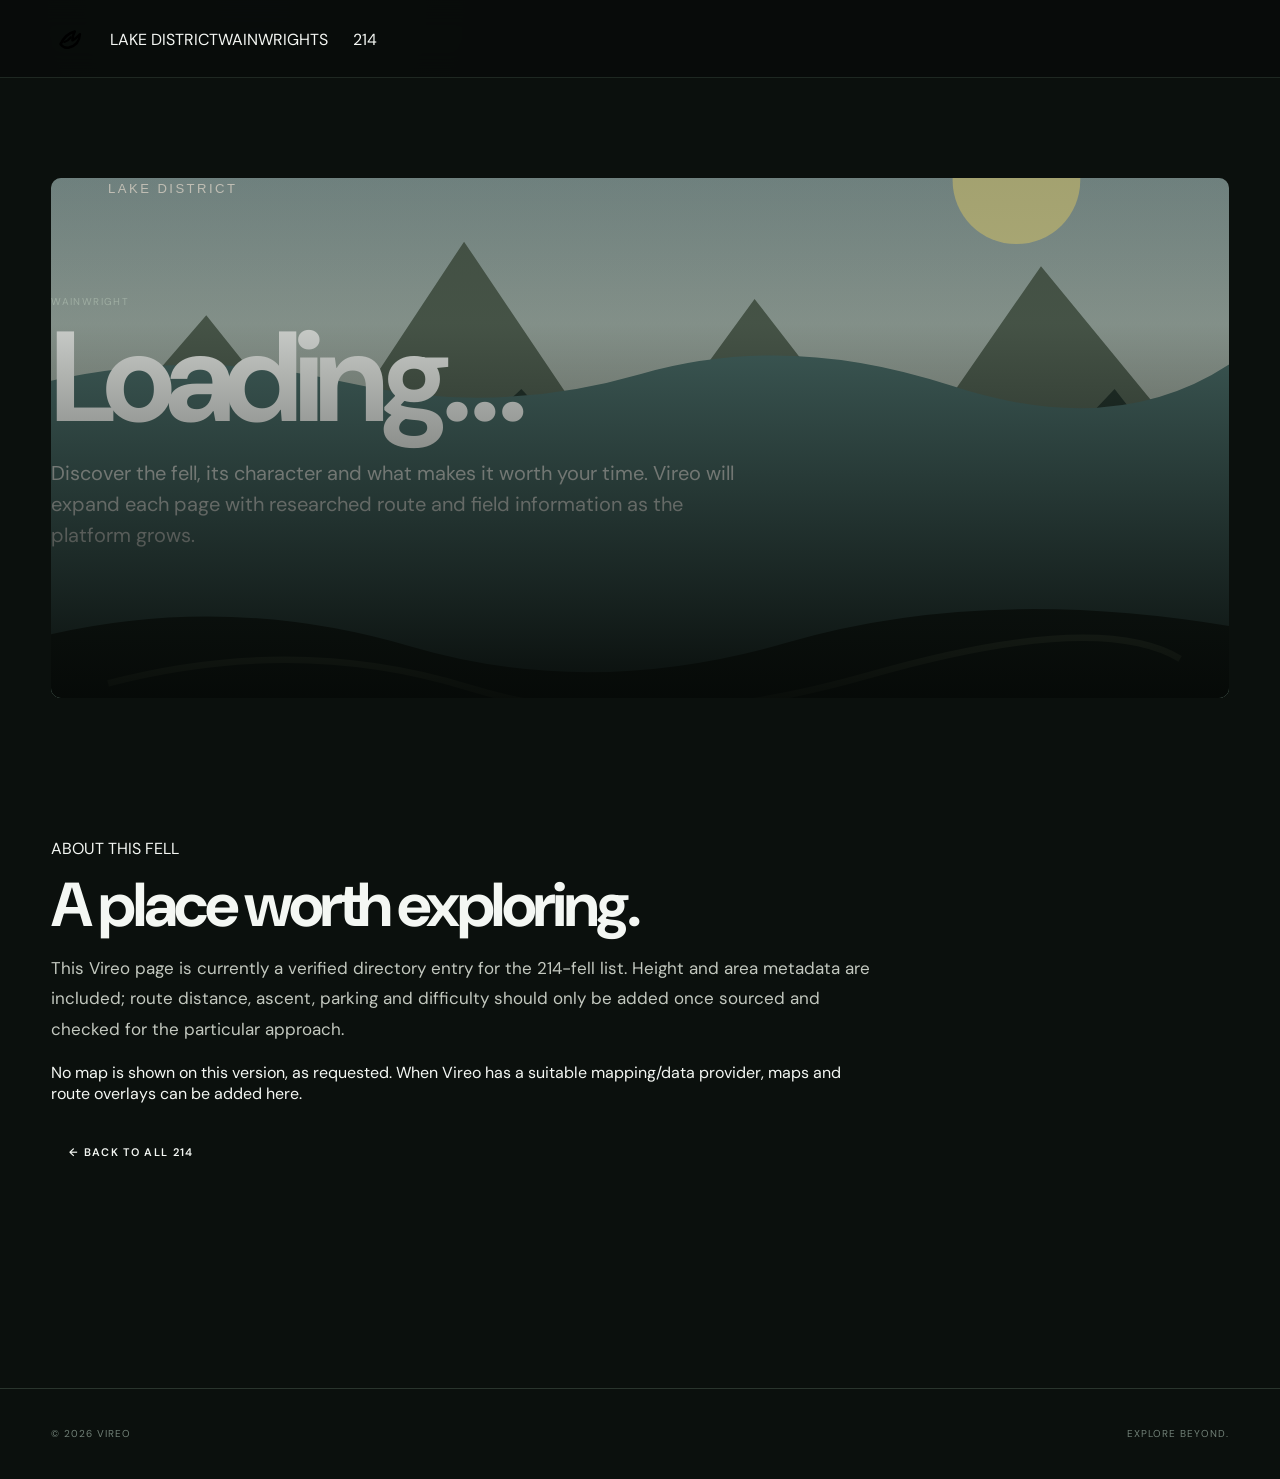
<file: fell.html>
<!doctype html><html><head><meta charset="utf-8"><meta name="viewport" content="width=device-width,initial-scale=1"><title>Wainwright — Vireo</title><link rel="stylesheet" href="styles.css"></head><body><header><div class="wrap nav"><a class="logo" href="index.html"><img class="logo-img" src="vireo-logo.svg" alt="Vireo"></a><nav><a href="lake-district.html">LAKE DISTRICT</a><a href="wainwrights.html">WAINWRIGHTS</a></nav><a class="navbtn" href="wainwrights.html">214</a></div></header><section class="section"><div class="wrap"><div class="hero" style="min-height:520px;background-image:url('lake-district.svg');border-radius:10px"><div class="wrap"><div class="eyebrow" id="fellMeta">WAINWRIGHT</div><h1 id="fellName">Loading…</h1><p>Discover the fell, its character and what makes it worth your time. Vireo will expand each page with researched route and field information as the platform grows.</p></div></div><div class="stats" id="fellFacts" style="margin-top:24px"></div><section class="section"><div style="max-width:820px"><div class="sectionhead"><div><p>ABOUT THIS FELL</p><h2>A place worth exploring.</h2></div></div><p style="font-size:17px;line-height:1.8;color:#c3c8bf">This Vireo page is currently a verified directory entry for the 214-fell list. Height and area metadata are included; route distance, ascent, parking and difficulty should only be added once sourced and checked for the particular approach.</p><div class="note">No map is shown on this version, as requested. When Vireo has a suitable mapping/data provider, maps and route overlays can be added here.</div><p style="margin-top:28px"><a class="btn primary" href="wainwrights.html">← BACK TO ALL 214</a></p></div></section></div></section><footer><div class="wrap foot"><span>© 2026 VIREO</span><span>EXPLORE BEYOND.</span></div></footer><script src="fell.js"></script></body></html>
</file>
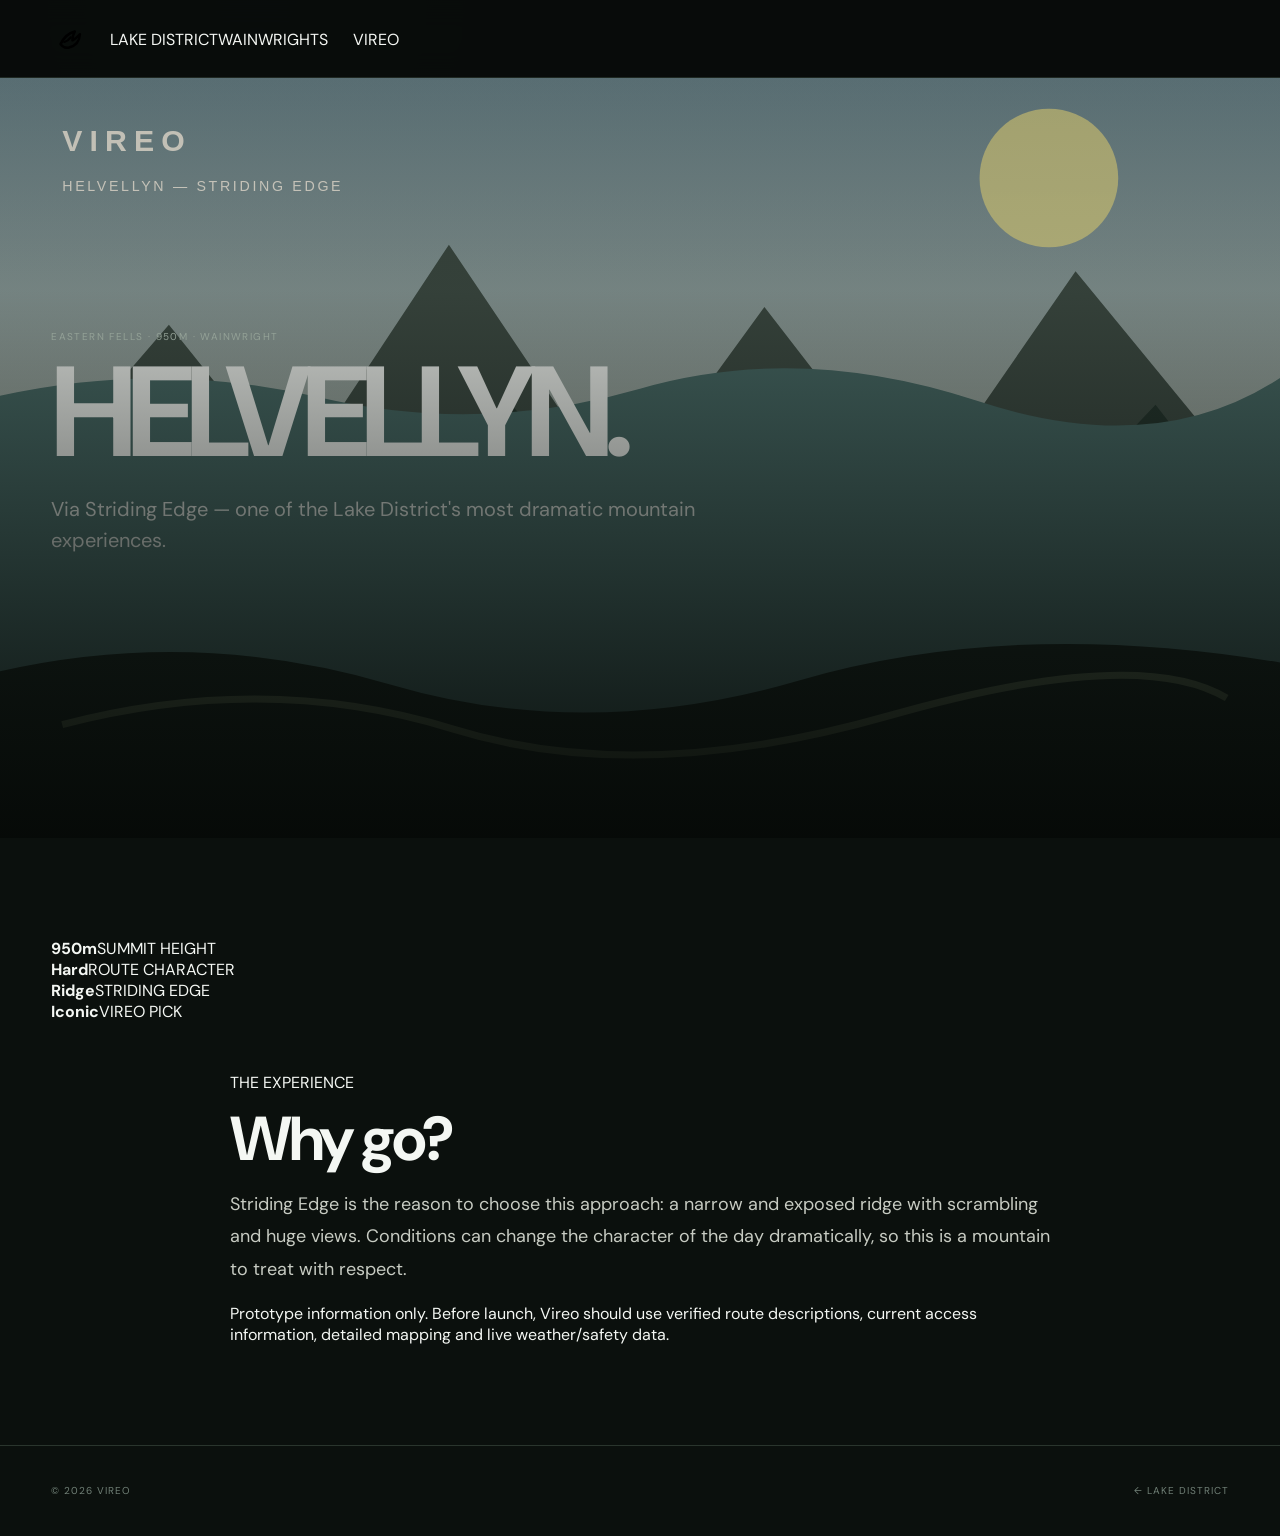
<file: helvellyn.html>
<!doctype html><html><head><meta charset="utf-8"><meta name="viewport" content="width=device-width,initial-scale=1"><title>Helvellyn — Vireo</title><link rel="stylesheet" href="styles.css"></head><body><header><div class="wrap nav"><a class="logo" href="index.html"><img class="logo-img" src="vireo-logo.svg" alt="Vireo"></a><nav><a href="lake-district.html">LAKE DISTRICT</a><a href="wainwrights.html">WAINWRIGHTS</a></nav><a class="navbtn" href="index.html">VIREO</a></div></header><section class="hero" style="background-image:url('helvellyn.svg')"><div class="wrap"><div class="eyebrow">Eastern Fells · 950m · Wainwright</div><h1>HELVELLYN.</h1><p>Via Striding Edge — one of the Lake District's most dramatic mountain experiences.</p></div></section><section class="section"><div class="wrap"><div class="stats"><div class="stat"><b>950m</b><span>SUMMIT HEIGHT</span></div><div class="stat"><b>Hard</b><span>ROUTE CHARACTER</span></div><div class="stat"><b>Ridge</b><span>STRIDING EDGE</span></div><div class="stat"><b>Iconic</b><span>VIREO PICK</span></div></div><div style="max-width:820px;margin:50px auto 0"><div class="sectionhead"><div><p>THE EXPERIENCE</p><h2>Why go?</h2></div></div><p style="font-size:18px;line-height:1.8;color:#c7cbc2">Striding Edge is the reason to choose this approach: a narrow and exposed ridge with scrambling and huge views. Conditions can change the character of the day dramatically, so this is a mountain to treat with respect.</p><div class="note">Prototype information only. Before launch, Vireo should use verified route descriptions, current access information, detailed mapping and live weather/safety data.</div></div></div></section><footer><div class="wrap foot"><span>© 2026 VIREO</span><a href="lake-district.html">← LAKE DISTRICT</a></div></footer></body></html>
</file>
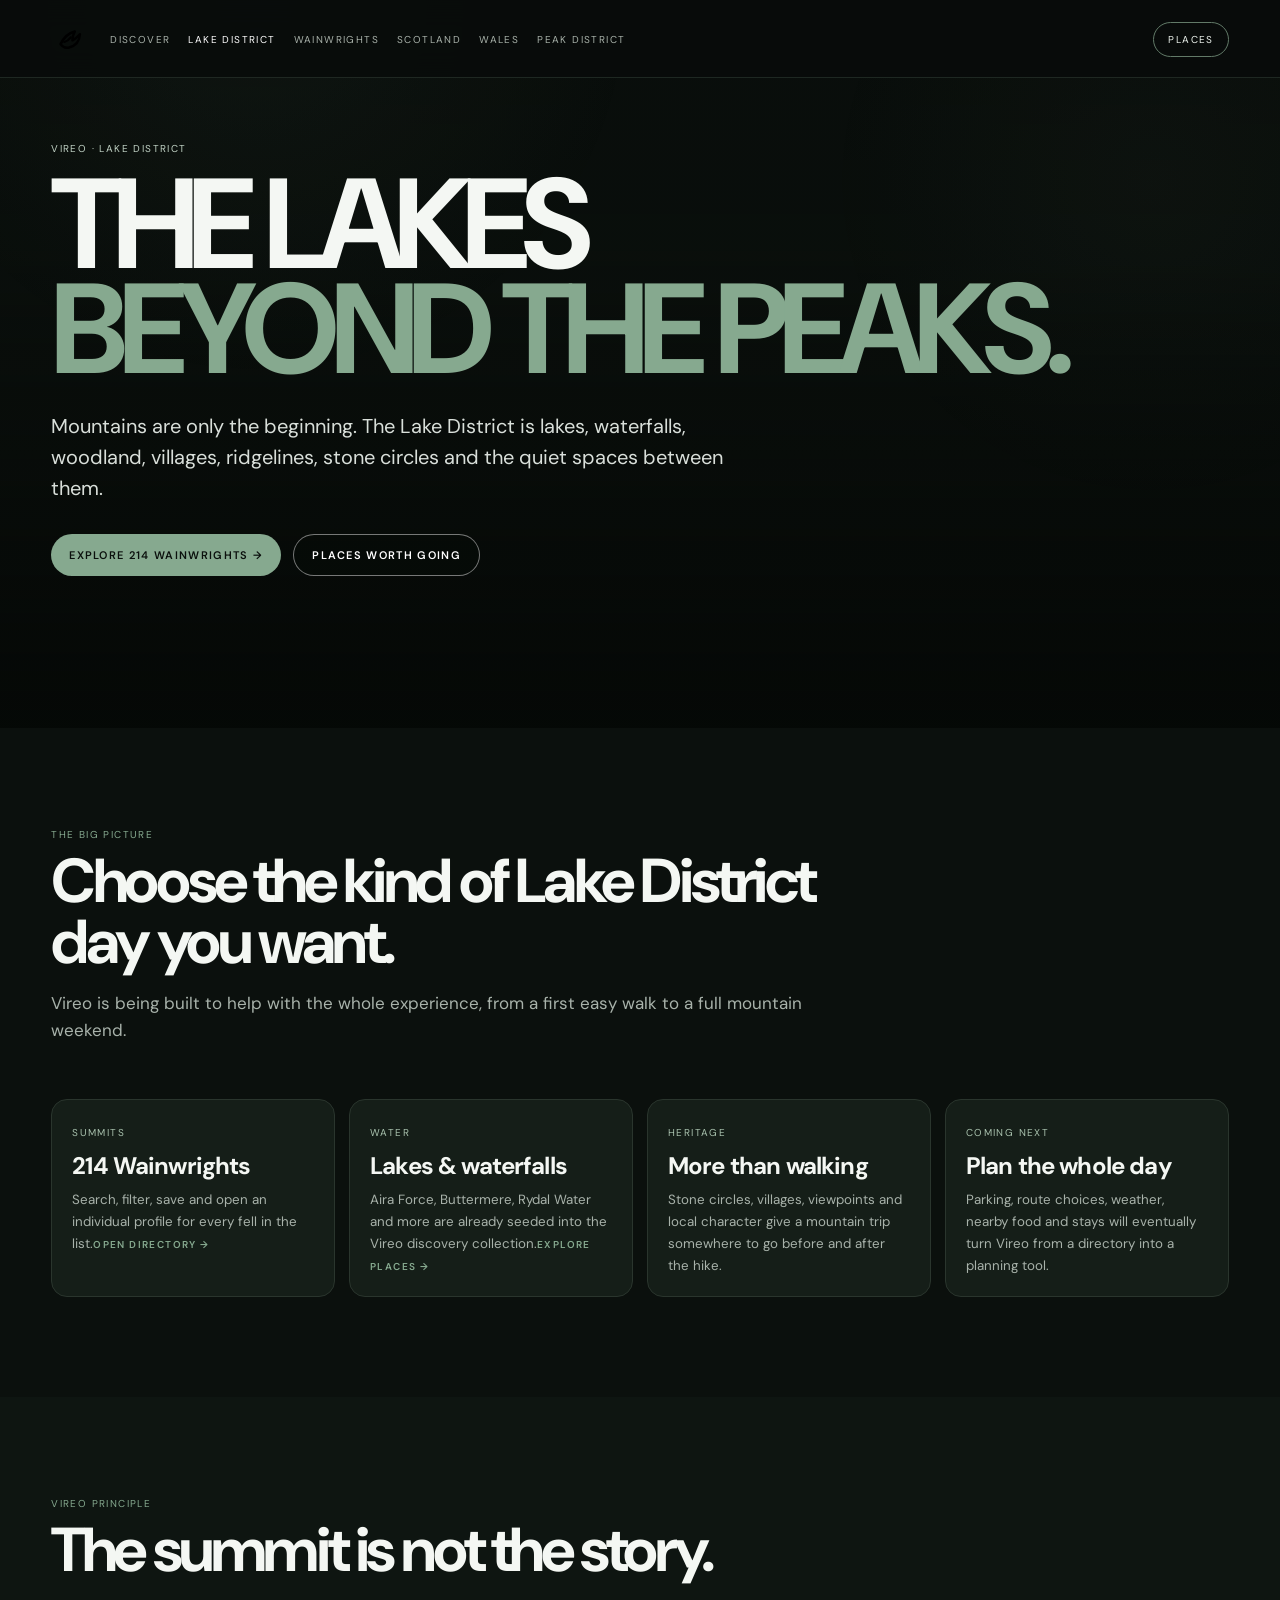
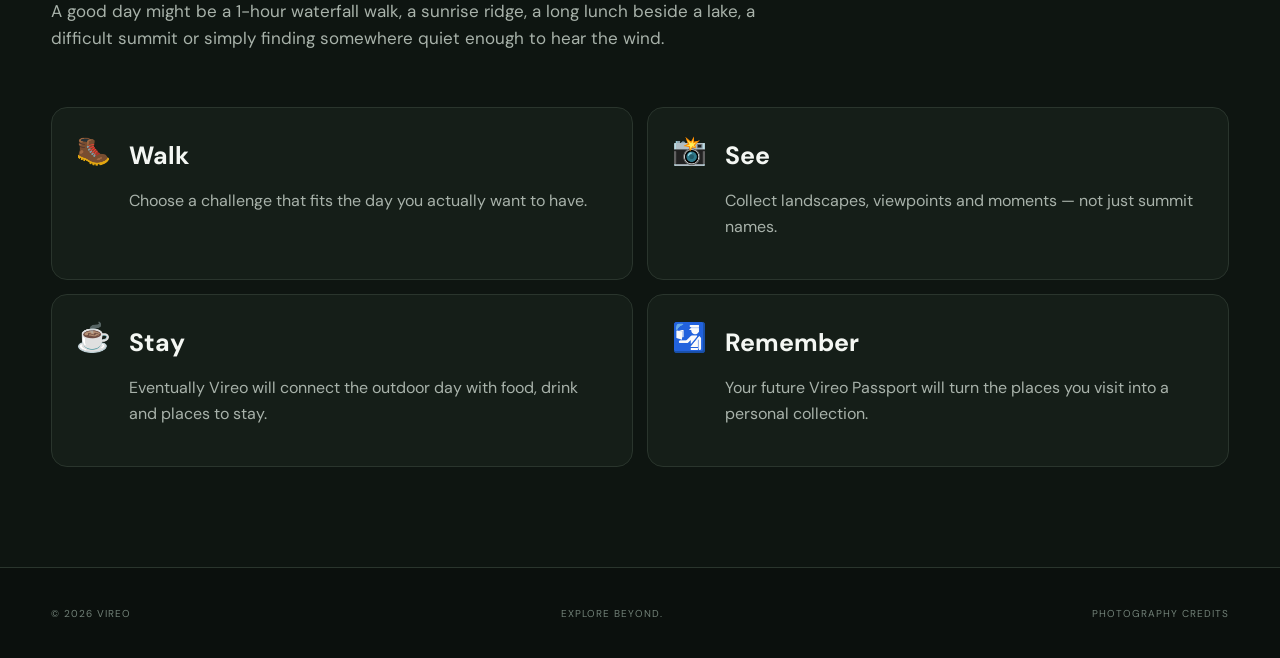
<file: lake-district.html>
<!doctype html><html lang="en"><head><meta charset="utf-8"><meta name="viewport" content="width=device-width,initial-scale=1"><meta name="description" content="Vireo Lake District guide — fells, lakes, waterfalls, villages and places worth going."><title>Lake District — Vireo</title><link rel="stylesheet" href="styles.css"></head><body><header><div class="wrap nav"><a href="index.html" class="brand"><img class="logo-img" src="vireo-logo.svg" alt="Vireo"></a><nav class="navlinks"><a href="index.html">DISCOVER</a><a class="active" href="lake-district.html">LAKE DISTRICT</a><a href="wainwrights.html">WAINWRIGHTS</a><a href="munros.html">SCOTLAND</a><a href="welsh-3000s.html">WALES</a><a href="peak-district.html">PEAK DISTRICT</a></nav><a class="nav-cta" href="index.html#places">PLACES</a></div></header>
<main><section class="hero" style="min-height:650px;background-image:url('https://commons.wikimedia.org/wiki/Special:FilePath/Scafell%20Pike.jpg')"><div class="wrap hero-inner"><div class="eyebrow">VIREO · LAKE DISTRICT</div><h1>THE LAKES<br><em>BEYOND THE PEAKS.</em></h1><p>Mountains are only the beginning. The Lake District is lakes, waterfalls, woodland, villages, ridgelines, stone circles and the quiet spaces between them.</p><div class="hero-actions"><a class="btn btn-primary" href="wainwrights.html">EXPLORE 214 WAINWRIGHTS →</a><a class="btn btn-ghost" href="index.html#places">PLACES WORTH GOING</a></div></div></section>
<section class="section"><div class="wrap"><div class="section-head"><div><p class="kicker">THE BIG PICTURE</p><h2>Choose the kind of Lake District day you want.</h2><p class="muted">Vireo is being built to help with the whole experience, from a first easy walk to a full mountain weekend.</p></div></div><div class="explore-grid"><article class="explore-card"><div class="explore-copy"><span class="pill">SUMMITS</span><h3>214 Wainwrights</h3><small>Search, filter, save and open an individual profile for every fell in the list.</small><a class="text-btn" href="wainwrights.html">OPEN DIRECTORY →</a></div></article><article class="explore-card"><div class="explore-copy"><span class="pill">WATER</span><h3>Lakes & waterfalls</h3><small>Aira Force, Buttermere, Rydal Water and more are already seeded into the Vireo discovery collection.</small><a class="text-btn" href="index.html#places">EXPLORE PLACES →</a></div></article><article class="explore-card"><div class="explore-copy"><span class="pill">HERITAGE</span><h3>More than walking</h3><small>Stone circles, villages, viewpoints and local character give a mountain trip somewhere to go before and after the hike.</small></article><article class="explore-card"><div class="explore-copy"><span class="pill">COMING NEXT</span><h3>Plan the whole day</h3><small>Parking, route choices, weather, nearby food and stays will eventually turn Vireo from a directory into a planning tool.</small></article></div></div></section>
<section class="section section-dark"><div class="wrap"><div class="section-head"><div><p class="kicker">VIREO PRINCIPLE</p><h2>The summit is not the story.</h2><p class="muted">A good day might be a 1-hour waterfall walk, a sunrise ridge, a long lunch beside a lake, a difficult summit or simply finding somewhere quiet enough to hear the wind.</p></div></div><div class="coming-grid"><article class="coming-card"><div class="coming-icon">🥾</div><div><h3>Walk</h3><p>Choose a challenge that fits the day you actually want to have.</p></div></article><article class="coming-card"><div class="coming-icon">📸</div><div><h3>See</h3><p>Collect landscapes, viewpoints and moments — not just summit names.</p></div></article><article class="coming-card"><div class="coming-icon">☕</div><div><h3>Stay</h3><p>Eventually Vireo will connect the outdoor day with food, drink and places to stay.</p></div></article><article class="coming-card"><div class="coming-icon">🛂</div><div><h3>Remember</h3><p>Your future Vireo Passport will turn the places you visit into a personal collection.</p></div></article></div></div></section></main><footer><div class="wrap foot"><span>© 2026 VIREO</span><span>EXPLORE BEYOND.</span><a href="photo-credits.html">PHOTOGRAPHY CREDITS</a></div></footer></body></html>
</file>
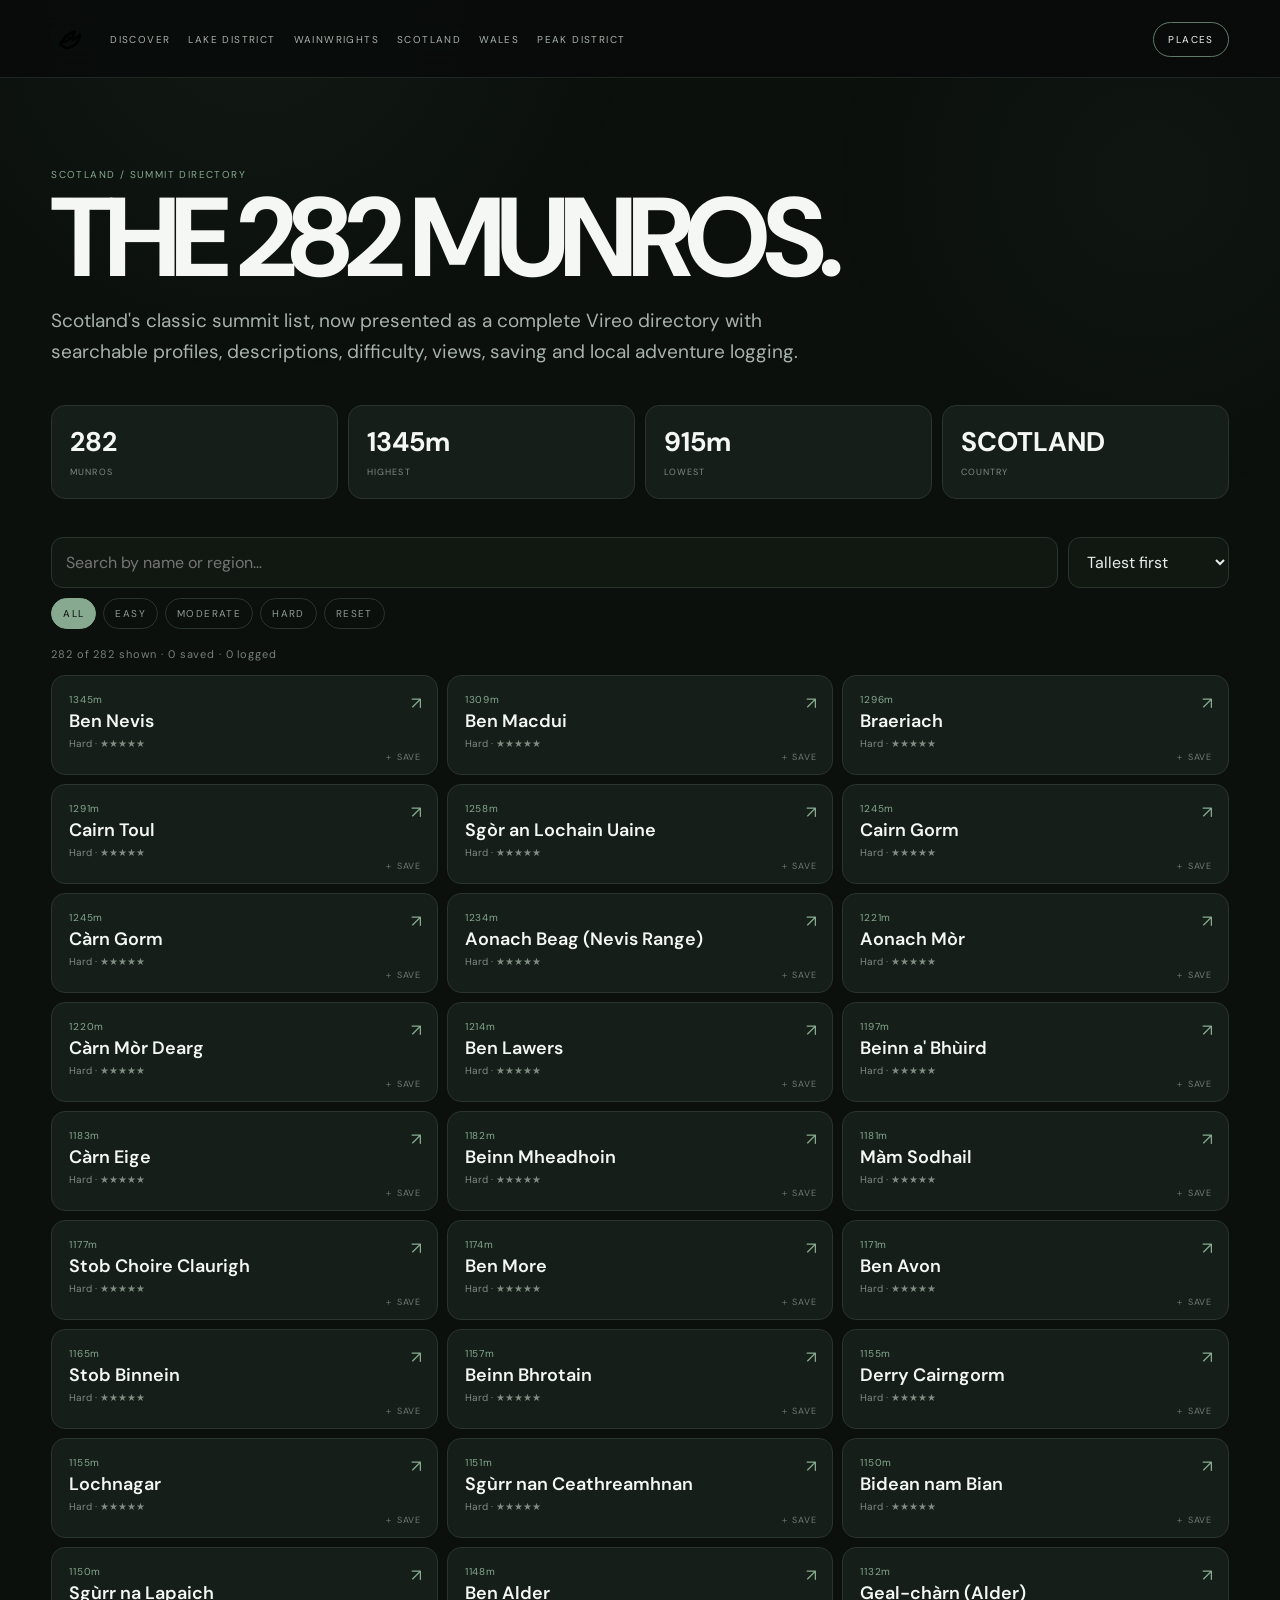
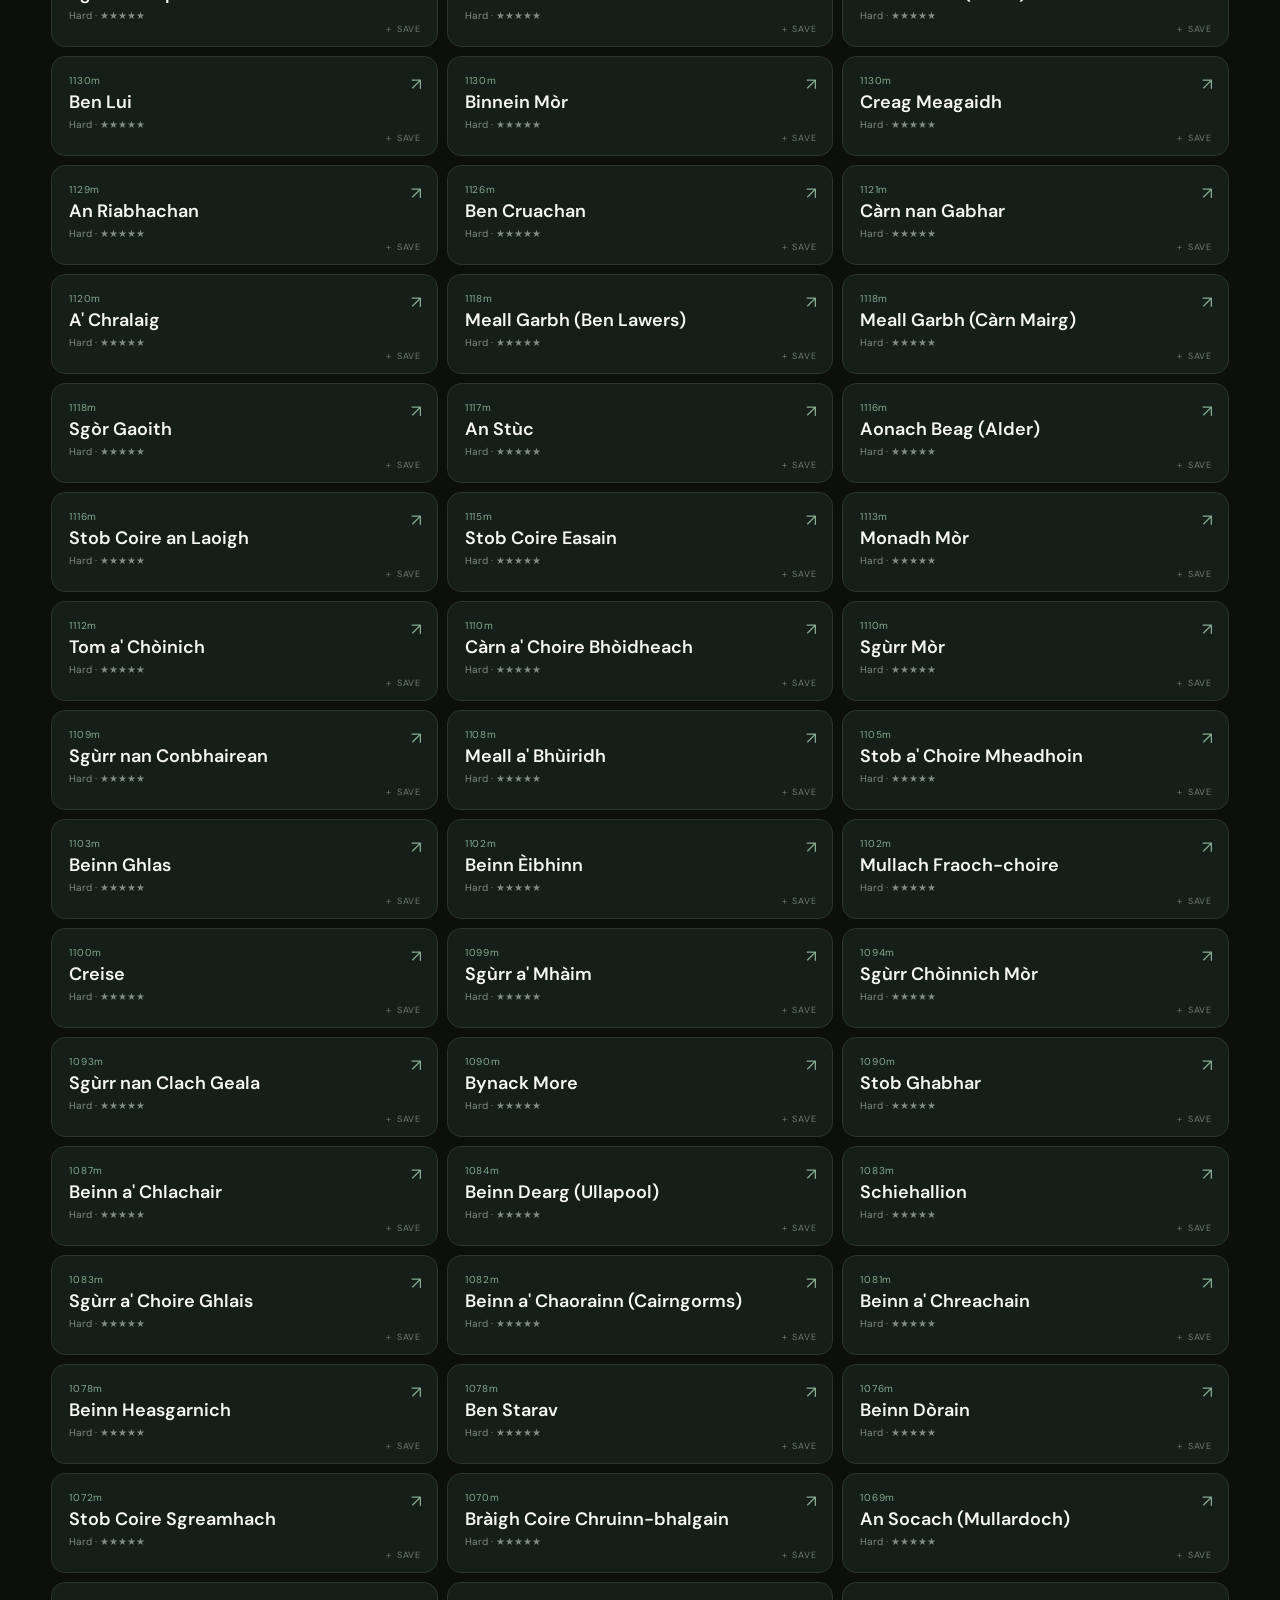
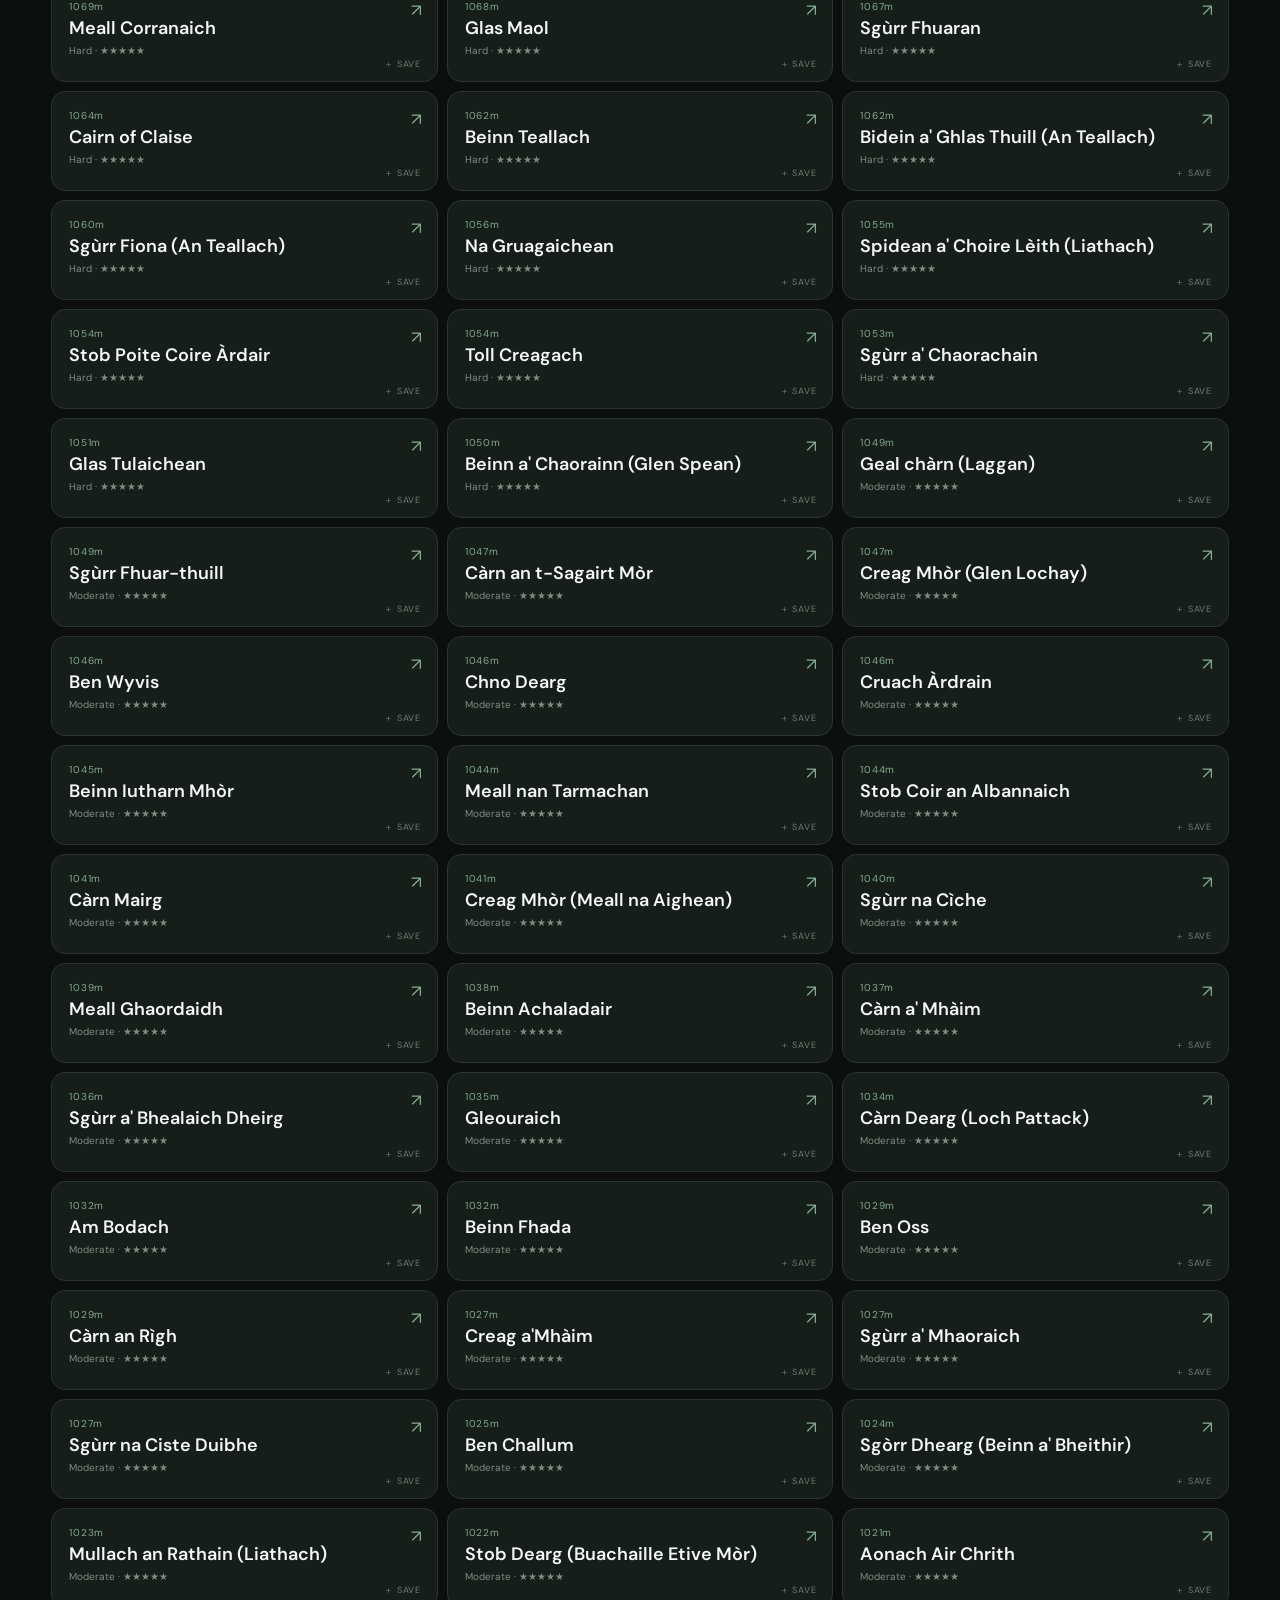
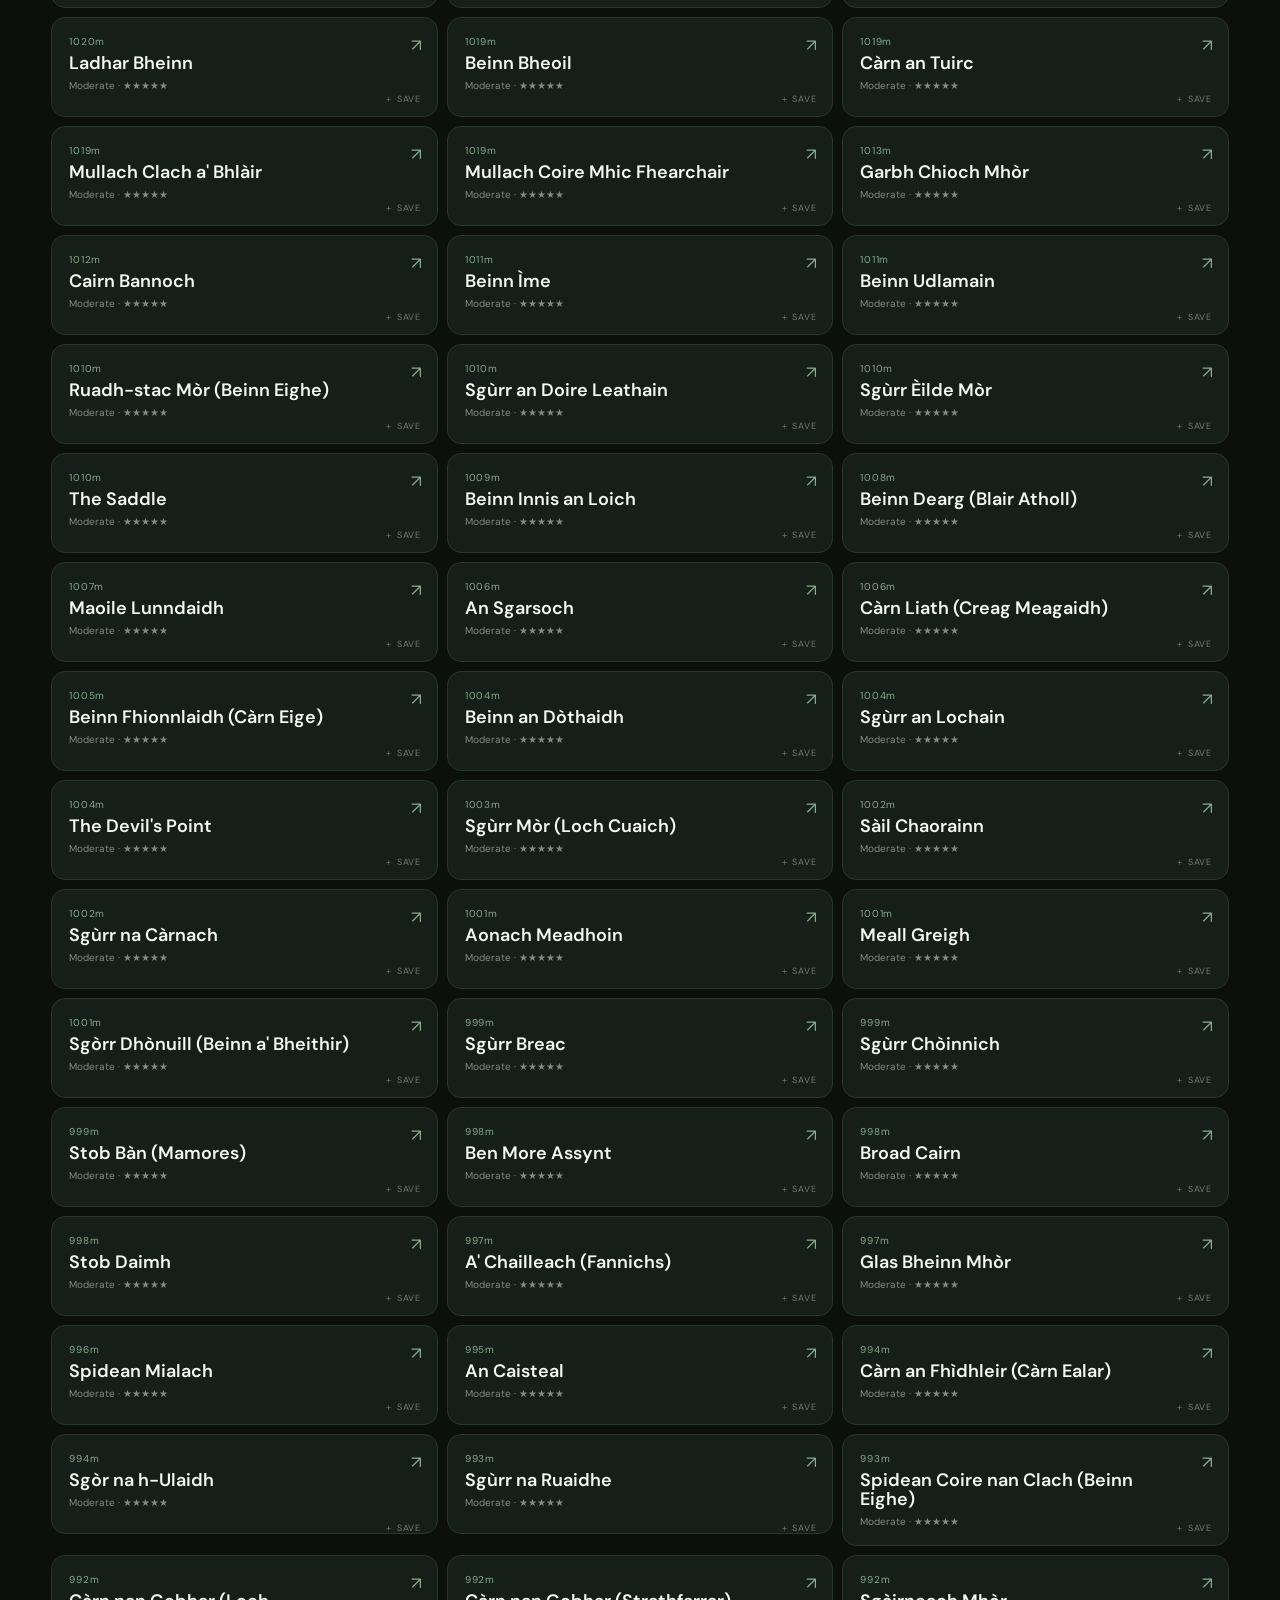
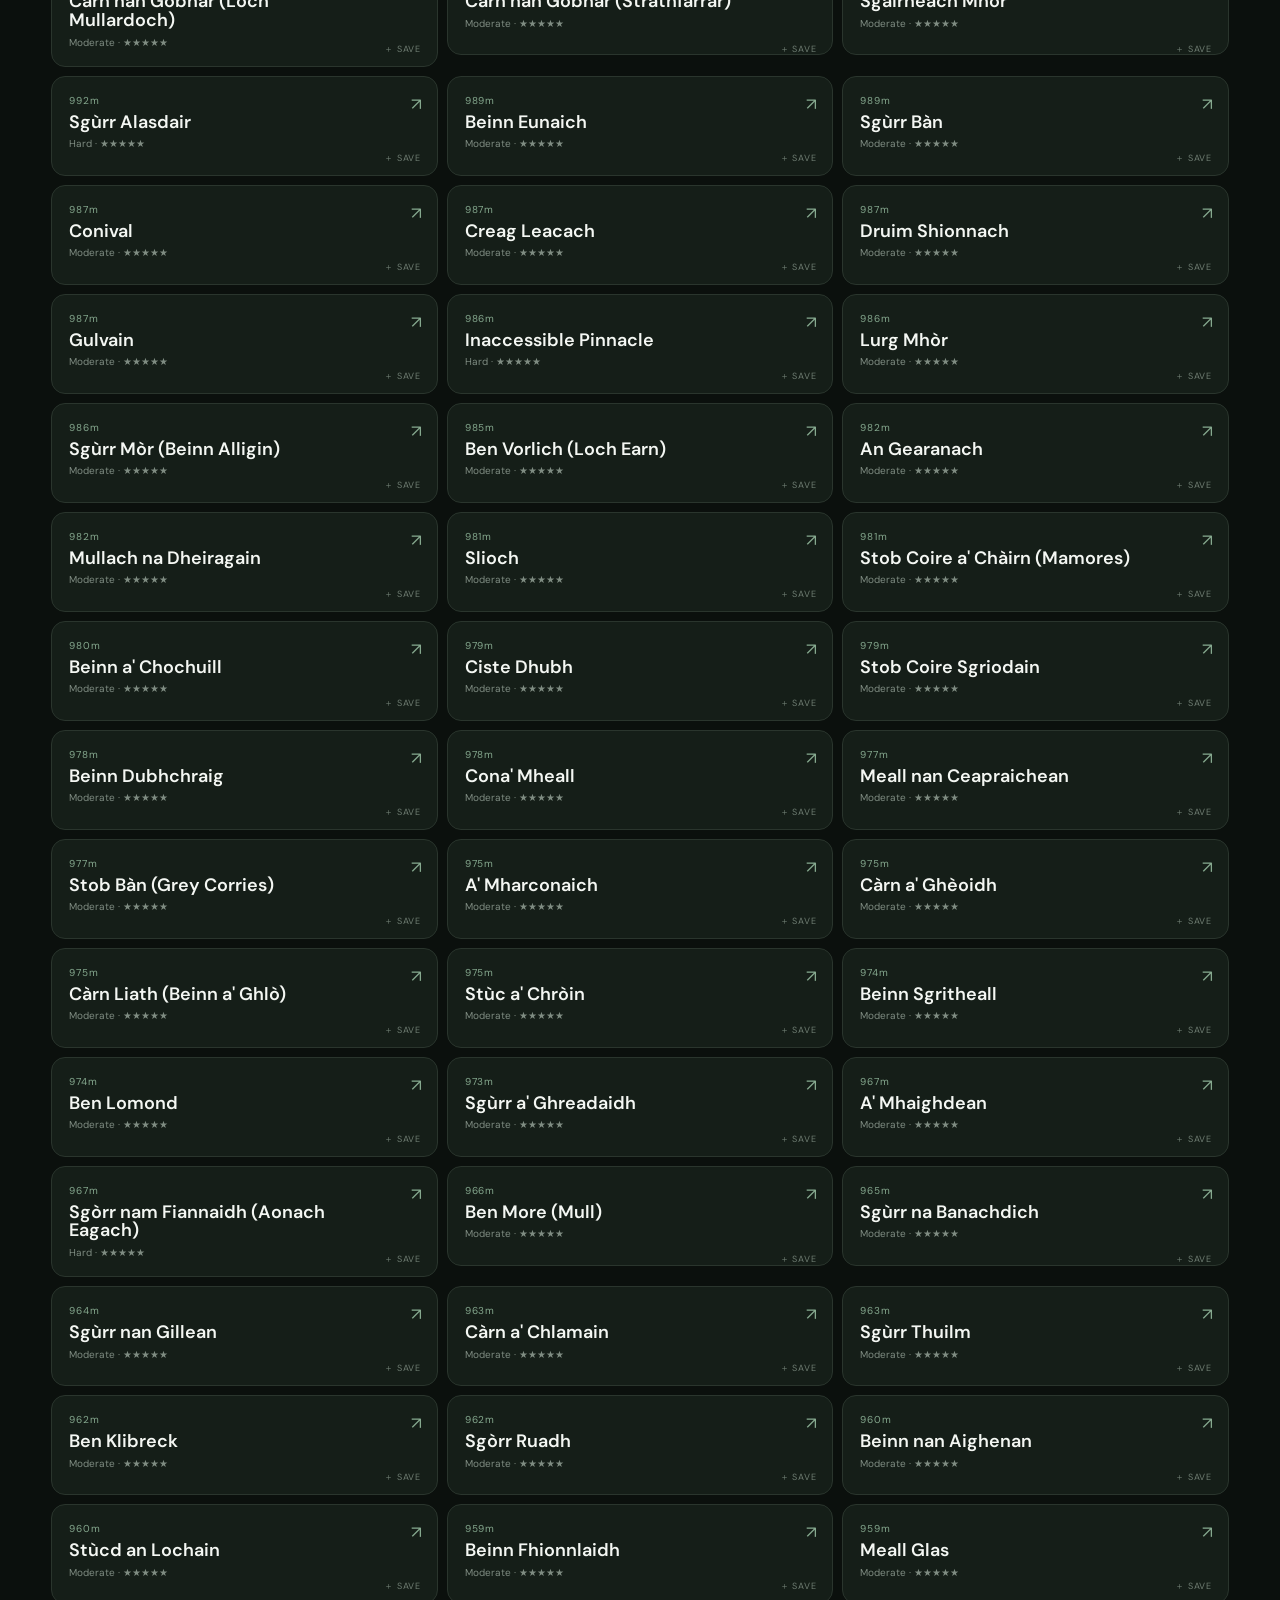
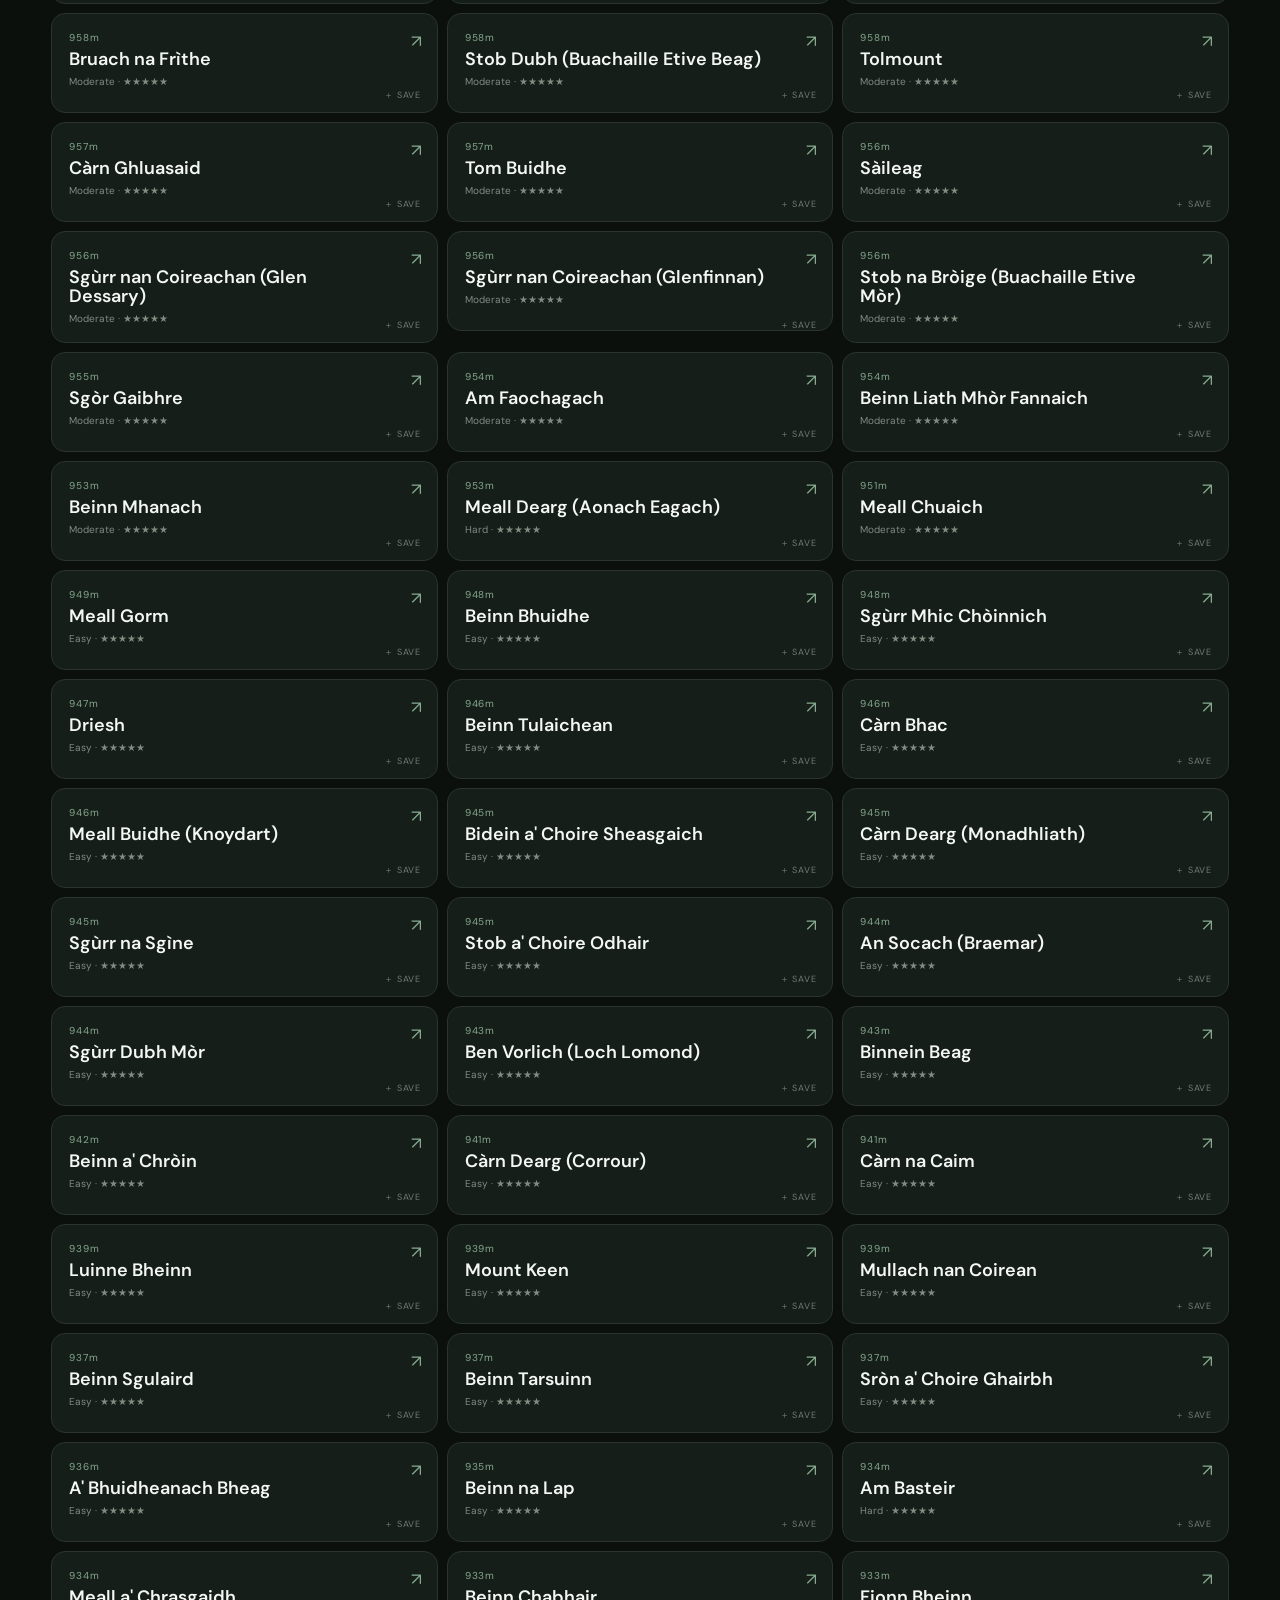
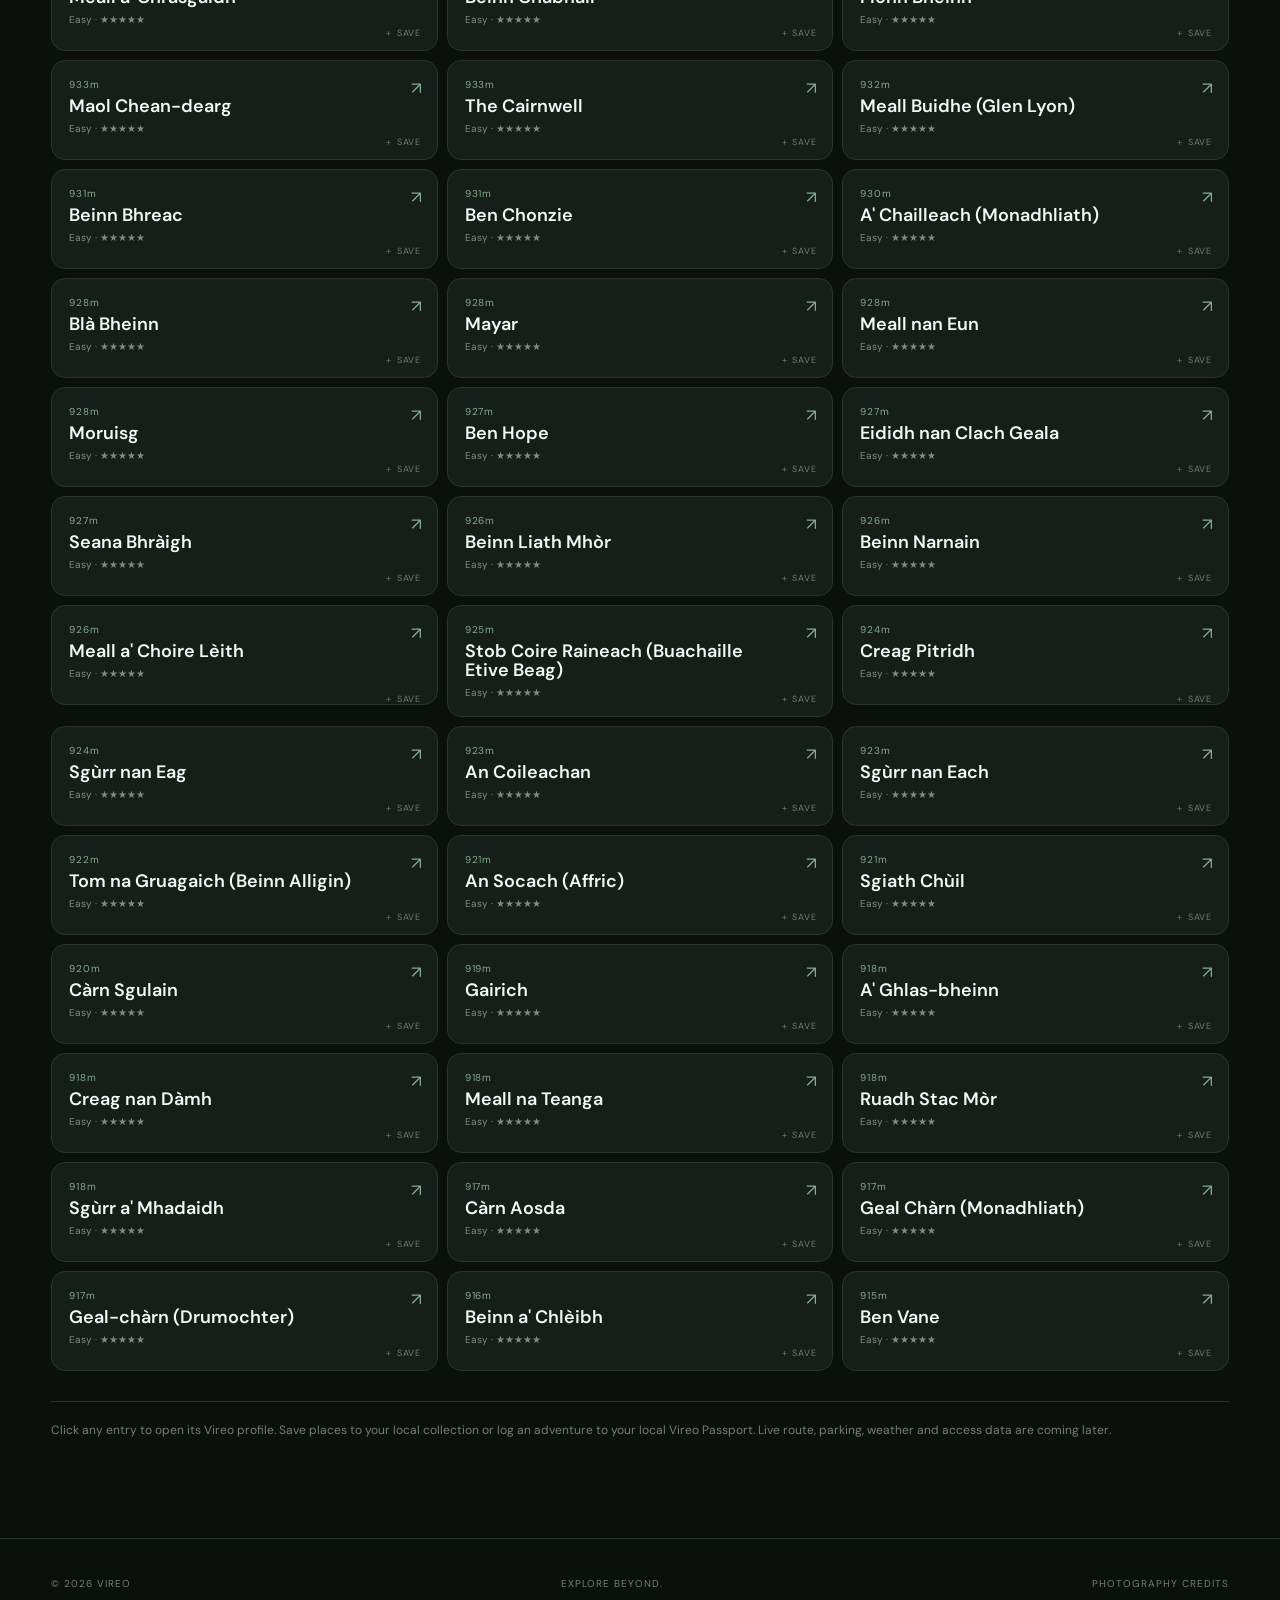
<file: munros.html>
<!doctype html><html lang="en"><head><meta charset="utf-8"><meta name="viewport" content="width=device-width,initial-scale=1"><meta name="description" content="Vireo Munros directory."><title>THE 282 MUNROS. — Vireo</title><link rel="stylesheet" href="styles.css"></head><body><header><div class="wrap nav"><a href="index.html" class="brand"><img class="logo-img" src="vireo-logo.svg" alt="Vireo"></a><nav class="navlinks"><a href="index.html">DISCOVER</a><a href="lake-district.html">LAKE DISTRICT</a><a href="wainwrights.html">WAINWRIGHTS</a><a href="munros.html">SCOTLAND</a><a href="welsh-3000s.html">WALES</a><a href="peak-district.html">PEAK DISTRICT</a></nav><a class="nav-cta" href="index.html#places">PLACES</a></div></header><main class="wrap"><section class="directory-hero"><div class="kicker">SCOTLAND / SUMMIT DIRECTORY</div><h1>THE 282 MUNROS.</h1><p class="lead">Scotland's classic summit list, now presented as a complete Vireo directory with searchable profiles, descriptions, difficulty, views, saving and local adventure logging.</p><div class="region-strip"><div class="region-card"><b>282</b><span>MUNROS</span></div><div class="region-card"><b>1345m</b><span>HIGHEST</span></div><div class="region-card"><b>915m</b><span>LOWEST</span></div><div class="region-card"><b>SCOTLAND</b><span>COUNTRY</span></div></div><div class="directory-tools"><input id="search" aria-label="Search directory" placeholder="Search by name or region…"><select id="sort" aria-label="Sort directory"><option value="height">Tallest first</option><option value="views">Best views first</option><option value="alpha">A–Z</option><option value="low">Lowest first</option></select></div><div class="count" id="count"></div><div class="peak-grid" id="grid"></div><div class="home-note">Click any entry to open its Vireo profile. Save places to your local collection or log an adventure to your local Vireo Passport. Live route, parking, weather and access data are coming later.</div></section></main><div class="drawer" id="drawer"><div class="drawer-panel"></div></div><footer><div class="wrap foot"><span>© 2026 VIREO</span><span>EXPLORE BEYOND.</span><a href="photo-credits.html">PHOTOGRAPHY CREDITS</a></div></footer><script src="data.js"></script><script src="script.js"></script><script>renderDirectory(D.munros,{grid:'#grid',search:'#search',sort:'#sort',count:'#count',label:'SCOTLAND / SUMMIT DIRECTORY'});</script></body></html>
</file>
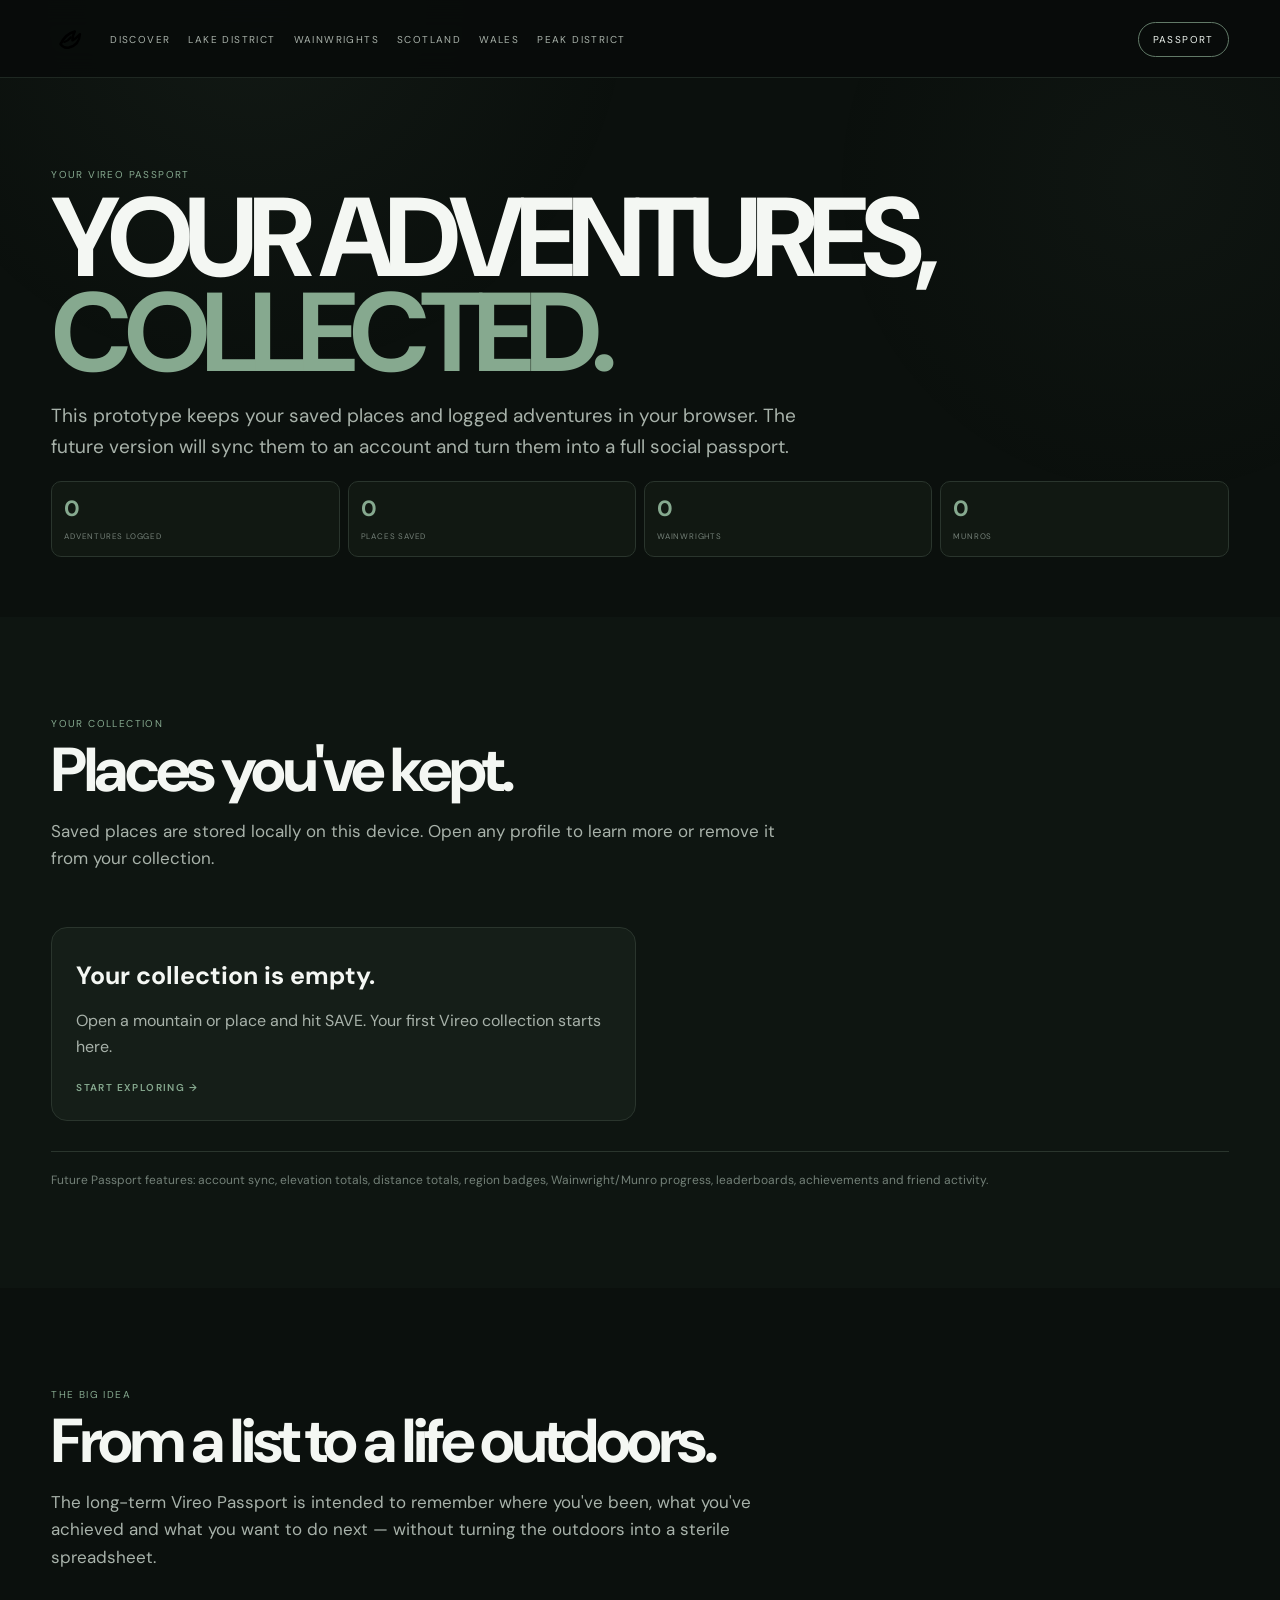
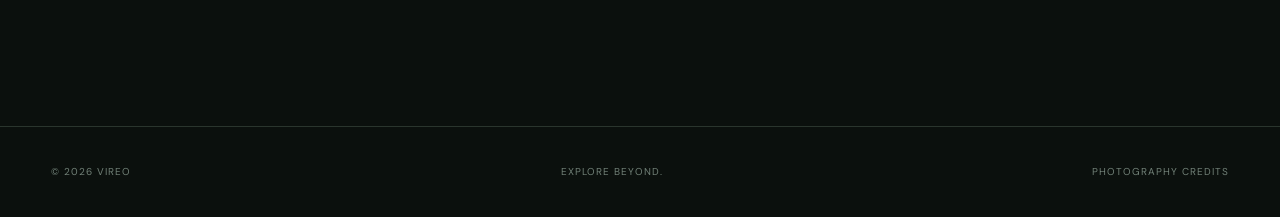
<file: passport.html>
<!doctype html><html lang="en"><head><meta charset="utf-8"><meta name="viewport" content="width=device-width,initial-scale=1"><title>Vireo Passport — Explore Beyond</title><link rel="stylesheet" href="styles.css"></head><body><header><div class="wrap nav"><a href="index.html" class="brand"><img class="logo-img" src="vireo-logo.svg" alt="Vireo"></a><nav class="navlinks"><a href="index.html">DISCOVER</a><a href="lake-district.html">LAKE DISTRICT</a><a href="wainwrights.html">WAINWRIGHTS</a><a href="munros.html">SCOTLAND</a><a href="welsh-3000s.html">WALES</a><a href="peak-district.html">PEAK DISTRICT</a></nav><a class="nav-cta active" href="passport.html">PASSPORT</a></div></header><main><section class="passport-hero"><div class="wrap"><p class="kicker">YOUR VIREO PASSPORT</p><h1>YOUR ADVENTURES,<br><span style="color:var(--green)">COLLECTED.</span></h1><p class="lead">This prototype keeps your saved places and logged adventures in your browser. The future version will sync them to an account and turn them into a full social passport.</p><div class="passport-stats" id="passport-stats"></div></div></section><section class="section section-dark"><div class="wrap"><div class="section-head"><div><p class="kicker">YOUR COLLECTION</p><h2>Places you've kept.</h2><p class="muted">Saved places are stored locally on this device. Open any profile to learn more or remove it from your collection.</p></div></div><div class="save-list" id="save-list"></div><div class="home-note">Future Passport features: account sync, elevation totals, distance totals, region badges, Wainwright/Munro progress, leaderboards, achievements and friend activity.</div></div></section><section class="section"><div class="wrap"><div class="section-head"><div><p class="kicker">THE BIG IDEA</p><h2>From a list to a life outdoors.</h2><p class="muted">The long-term Vireo Passport is intended to remember where you've been, what you've achieved and what you want to do next — without turning the outdoors into a sterile spreadsheet.</p></div></div></div></section></main><footer><div class="wrap foot"><span>© 2026 VIREO</span><span>EXPLORE BEYOND.</span><a href="photo-credits.html">PHOTOGRAPHY CREDITS</a></div></footer><script src="data.js"></script><script src="script.js"></script><script>function paintPassport(){const g=document.querySelector('#save-list');const names=store.get('favourites',[]);g.innerHTML=names.length?names.map(n=>{const x=allPeaks.find(p=>p.name===n);return `<div class="save-item"><div><b>${esc(n)}</b><div style="color:#738078;font-size:10px;margin-top:4px">${x?esc(x.kind||x.type||'VIREO'):'Saved place'}</div></div><button onclick='${x?`openProfile(${JSON.stringify(x)},${JSON.stringify(x.kind||x.type||'VIREO')})`:`toast("This saved place is coming soon")`}'">VIEW →</button></div>`}).join(''):'<div class="coming-card"><div><h3>Your collection is empty.</h3><p>Open a mountain or place and hit SAVE. Your first Vireo collection starts here.</p><a class="text-btn" href="index.html#discover">START EXPLORING →</a></div></div>';updatePassport()}paintPassport();</script></body></html>
</file>
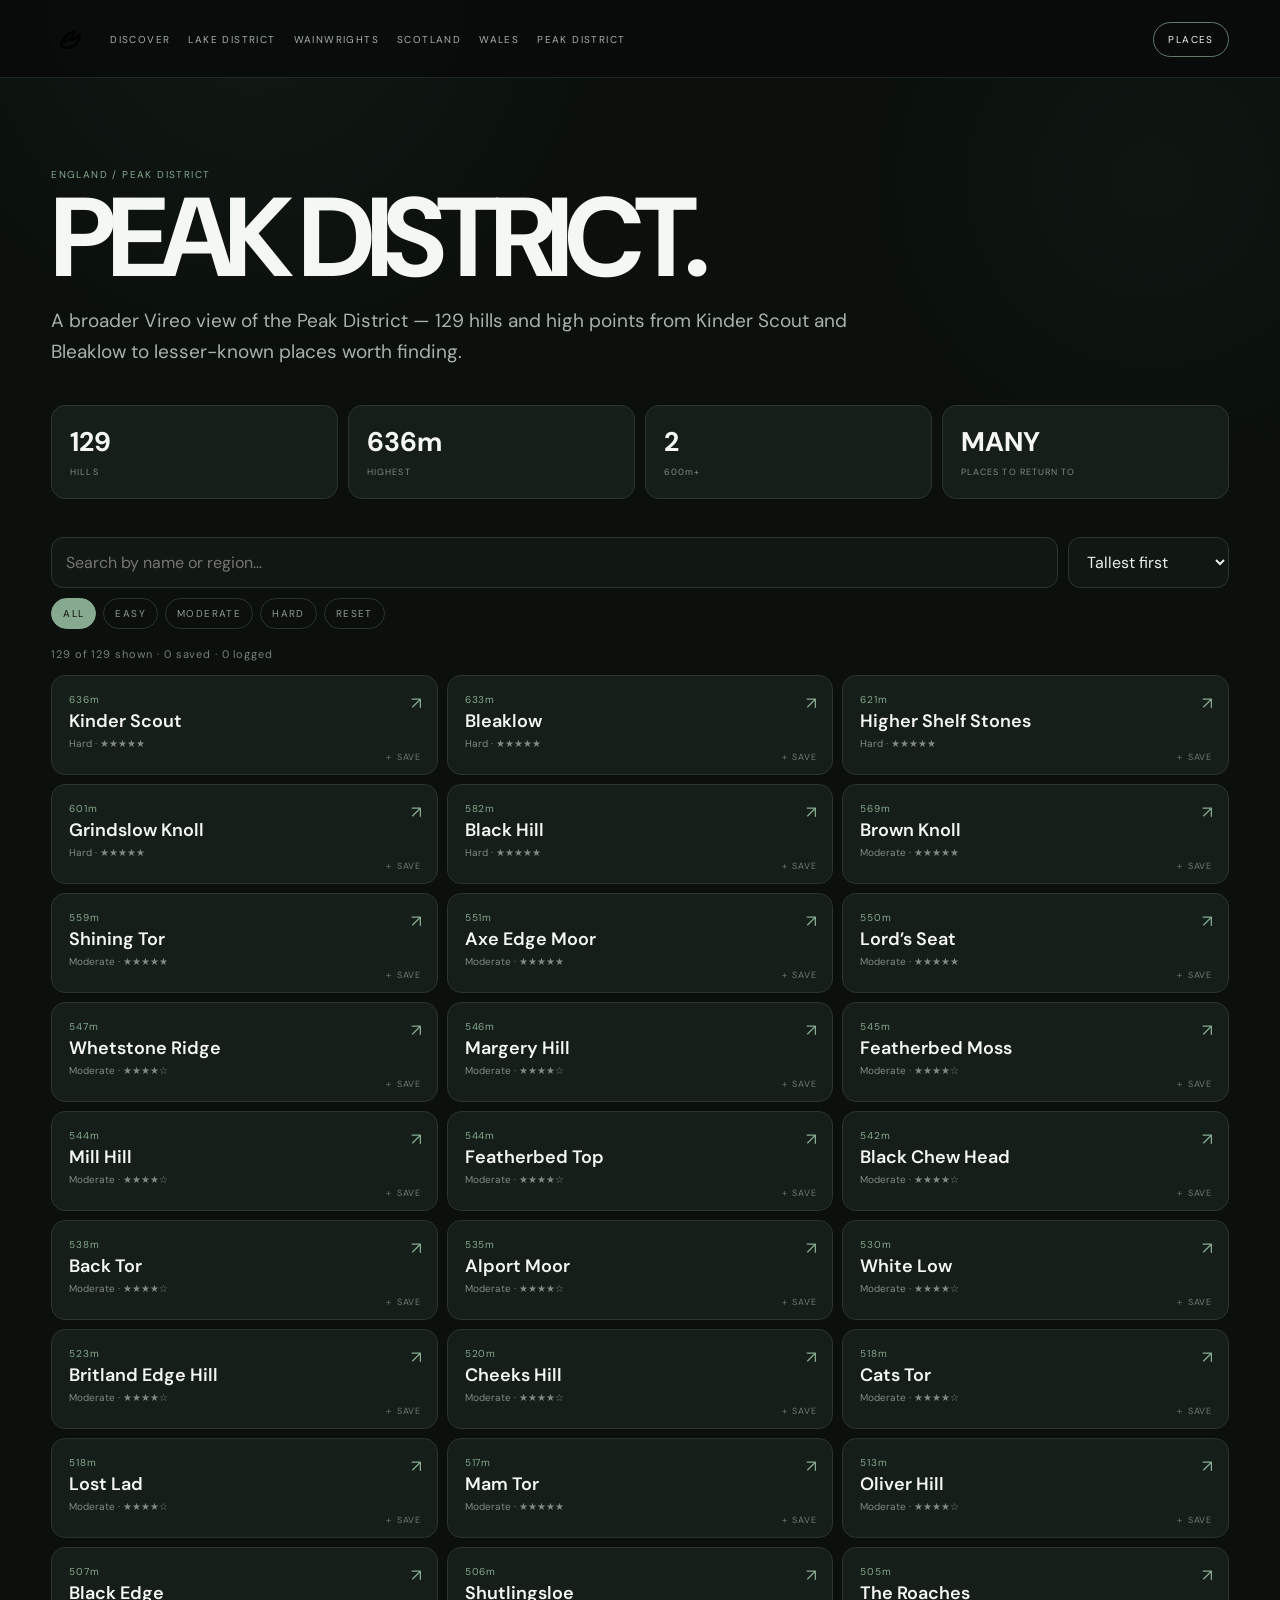
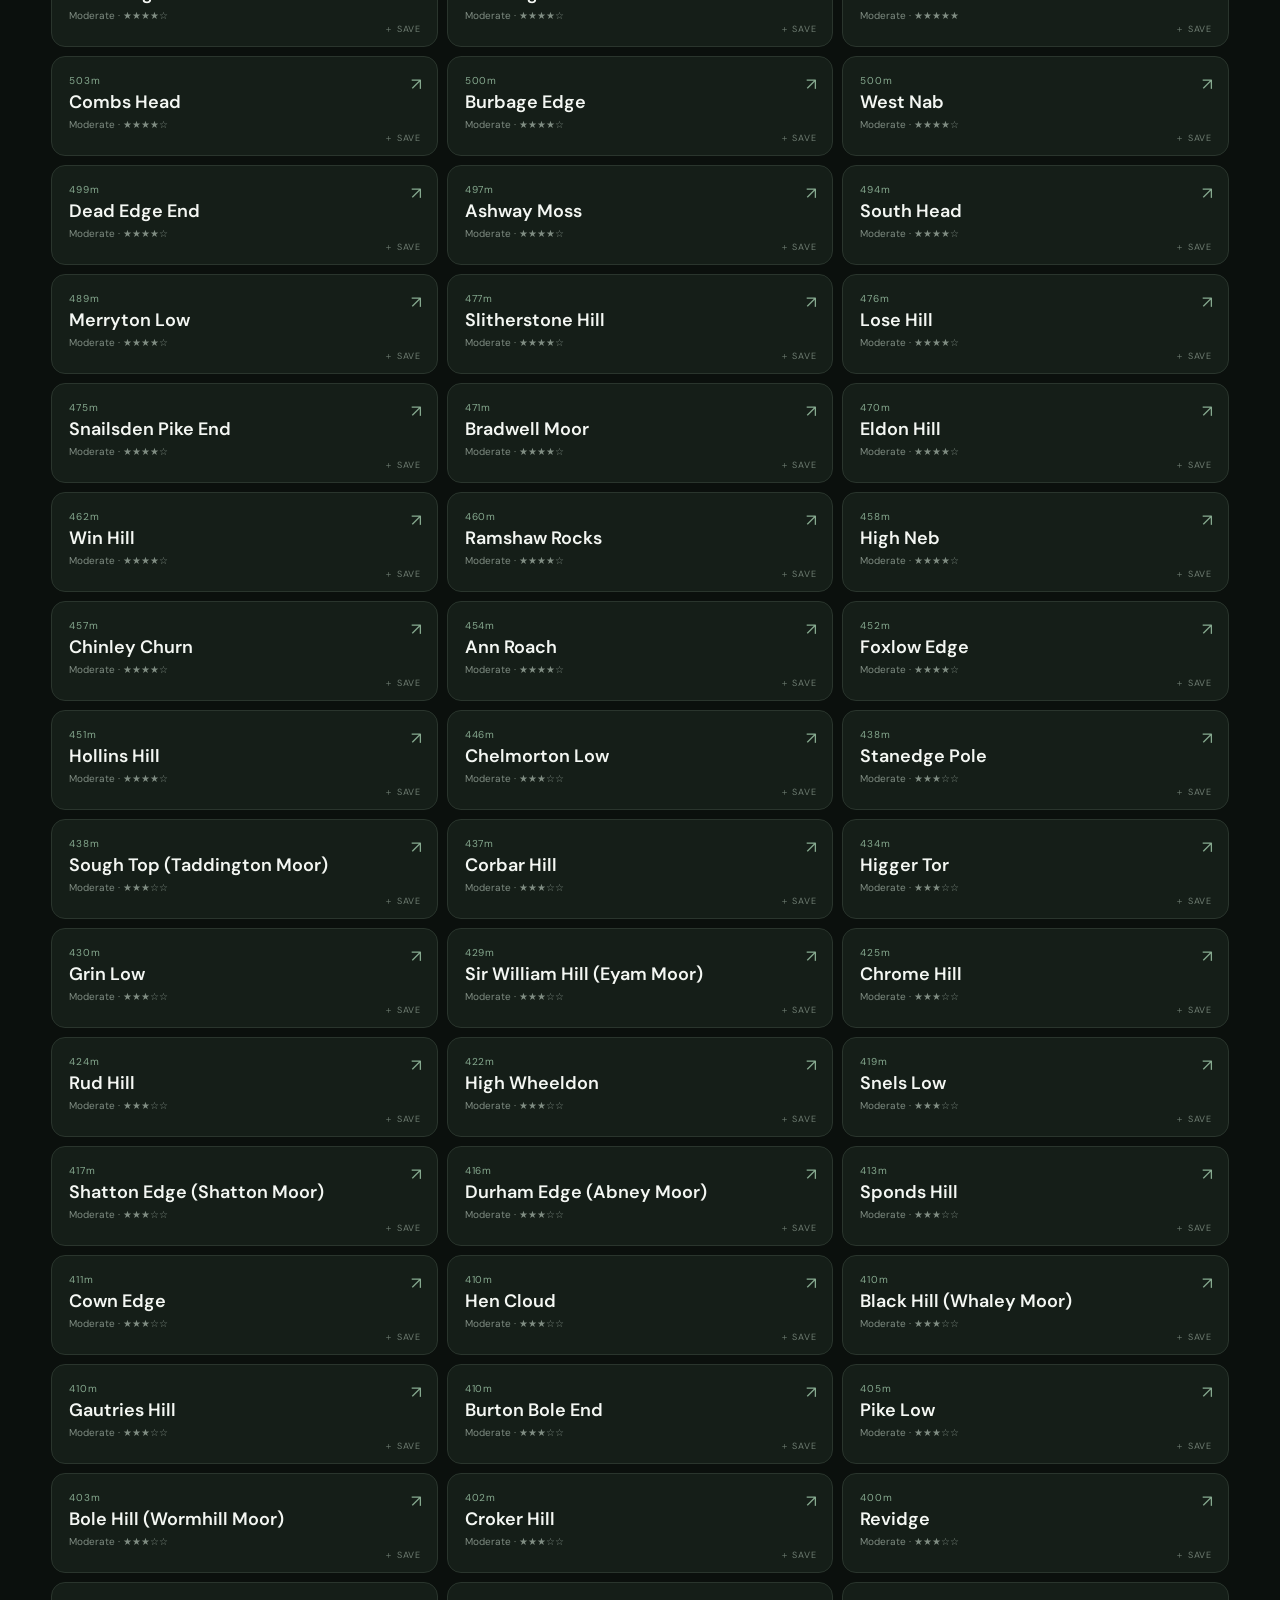
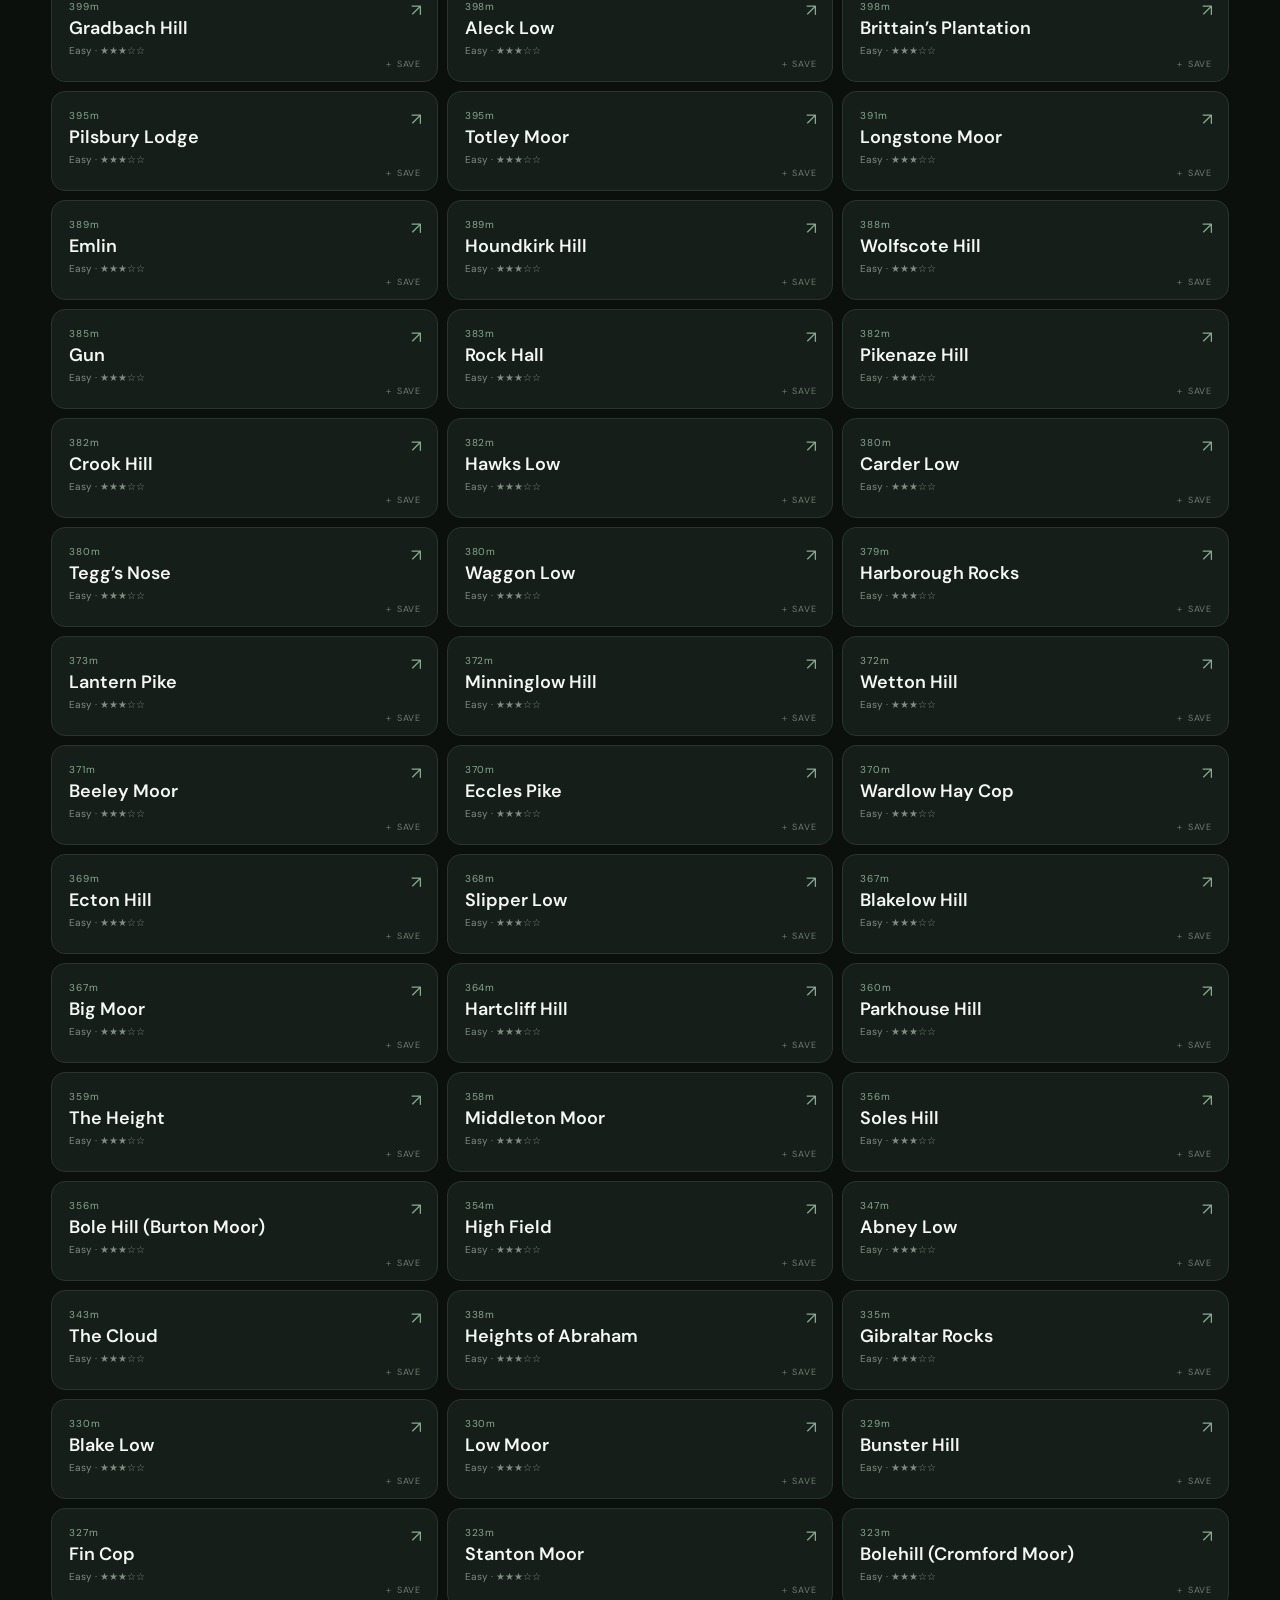
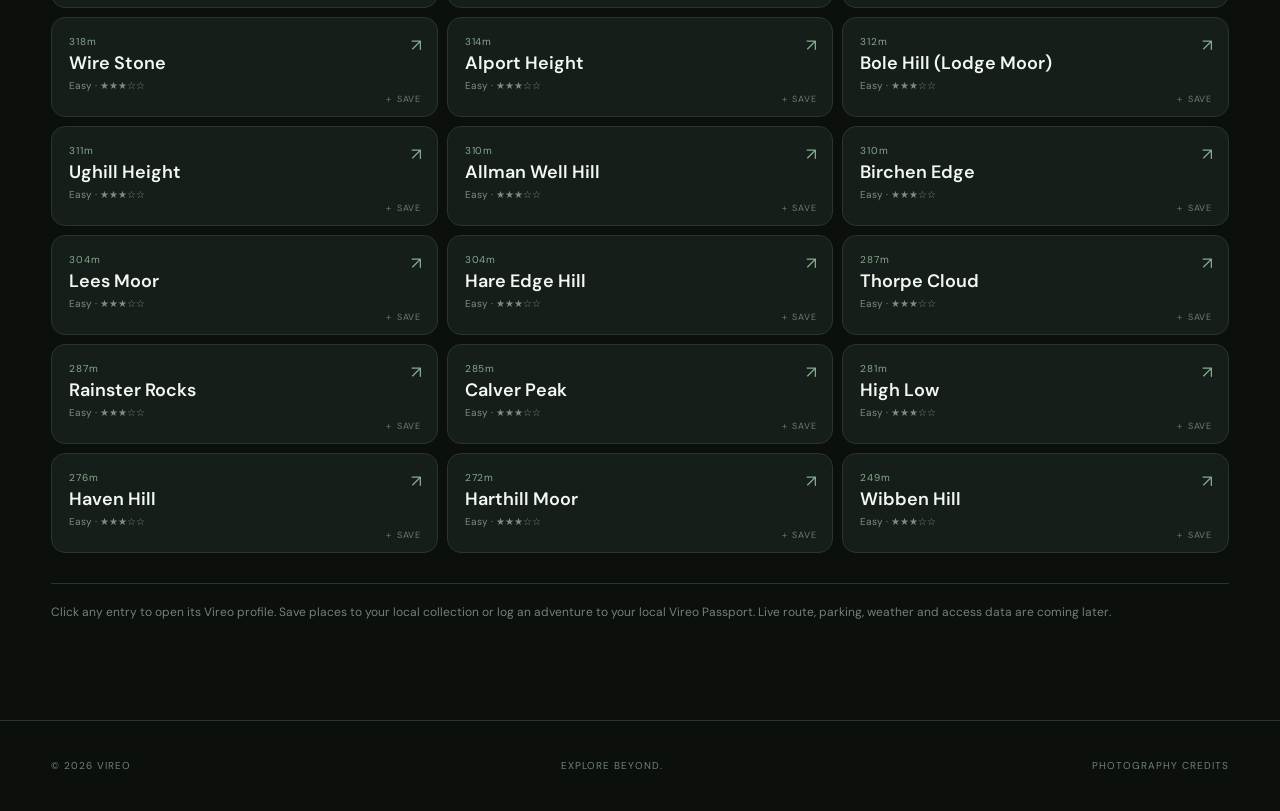
<file: peak-district.html>
<!doctype html><html lang="en"><head><meta charset="utf-8"><meta name="viewport" content="width=device-width,initial-scale=1"><meta name="description" content="Vireo Peak District directory."><title>PEAK DISTRICT. — Vireo</title><link rel="stylesheet" href="styles.css"></head><body><header><div class="wrap nav"><a href="index.html" class="brand"><img class="logo-img" src="vireo-logo.svg" alt="Vireo"></a><nav class="navlinks"><a href="index.html">DISCOVER</a><a href="lake-district.html">LAKE DISTRICT</a><a href="wainwrights.html">WAINWRIGHTS</a><a href="munros.html">SCOTLAND</a><a href="welsh-3000s.html">WALES</a><a href="peak-district.html">PEAK DISTRICT</a></nav><a class="nav-cta" href="index.html#places">PLACES</a></div></header><main class="wrap"><section class="directory-hero"><div class="kicker">ENGLAND / PEAK DISTRICT</div><h1>PEAK DISTRICT.</h1><p class="lead">A broader Vireo view of the Peak District — 129 hills and high points from Kinder Scout and Bleaklow to lesser-known places worth finding.</p><div class="region-strip"><div class="region-card"><b>129</b><span>HILLS</span></div><div class="region-card"><b>636m</b><span>HIGHEST</span></div><div class="region-card"><b>2</b><span>600m+</span></div><div class="region-card"><b>MANY</b><span>PLACES TO RETURN TO</span></div></div><div class="directory-tools"><input id="search" aria-label="Search directory" placeholder="Search by name or region…"><select id="sort" aria-label="Sort directory"><option value="height">Tallest first</option><option value="views">Best views first</option><option value="alpha">A–Z</option><option value="low">Lowest first</option></select></div><div class="count" id="count"></div><div class="peak-grid" id="grid"></div><div class="home-note">Click any entry to open its Vireo profile. Save places to your local collection or log an adventure to your local Vireo Passport. Live route, parking, weather and access data are coming later.</div></section></main><div class="drawer" id="drawer"><div class="drawer-panel"></div></div><footer><div class="wrap foot"><span>© 2026 VIREO</span><span>EXPLORE BEYOND.</span><a href="photo-credits.html">PHOTOGRAPHY CREDITS</a></div></footer><script src="data.js"></script><script src="script.js"></script><script>renderDirectory(D.peaks,{grid:'#grid',search:'#search',sort:'#sort',count:'#count',label:'ENGLAND / PEAK DISTRICT'});</script></body></html>
</file>
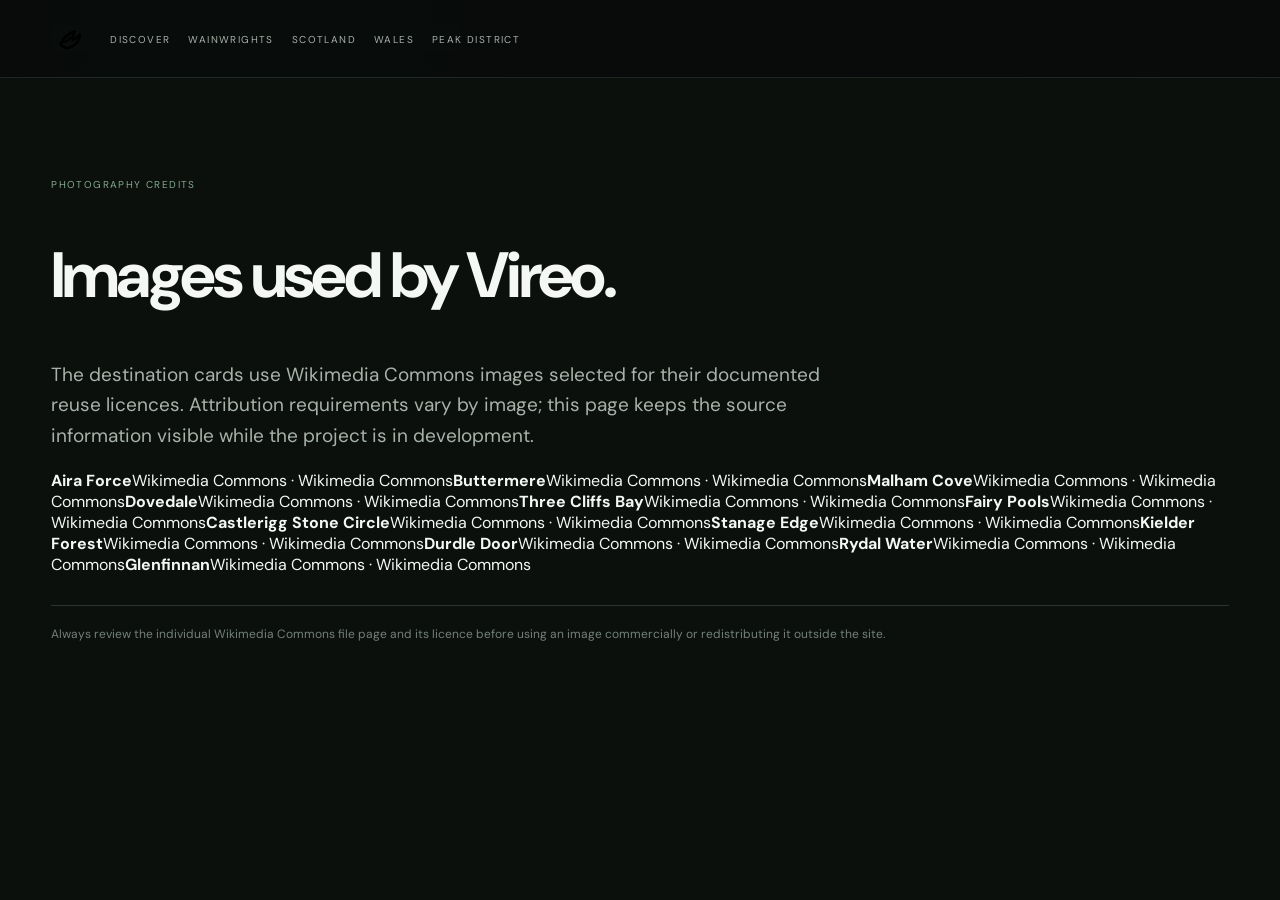
<file: photo-credits.html>
<!doctype html><html><head><meta charset="utf-8"><meta name="viewport" content="width=device-width,initial-scale=1"><title>Vireo — Photography Credits</title><link rel="stylesheet" href="styles.css"></head><body><header><div class="wrap nav"><a href="index.html"><img class="logo-img" src="vireo-logo.svg" alt="Vireo"></a><nav class="navlinks"><a href="index.html">DISCOVER</a><a href="wainwrights.html">WAINWRIGHTS</a><a href="munros.html">SCOTLAND</a><a href="welsh-3000s.html">WALES</a><a href="peak-district.html">PEAK DISTRICT</a></nav></div></header><main class="section"><div class="wrap"><p class="kicker">PHOTOGRAPHY CREDITS</p><h1 style="font-size:64px;letter-spacing:-.05em">Images used by Vireo.</h1><p class="lead">The destination cards use Wikimedia Commons images selected for their documented reuse licences. Attribution requirements vary by image; this page keeps the source information visible while the project is in development.</p><div class="feature-list"><a href="https://commons.wikimedia.org/wiki/Special:FilePath/Aira%20Force.jpg" target="_blank"><strong>Aira Force</strong><span>Wikimedia Commons · Wikimedia Commons</span></a><a href="https://commons.wikimedia.org/wiki/Special:FilePath/Buttermere%20and%20Crummock%20Water%20Lake%20District%20England.jpg" target="_blank"><strong>Buttermere</strong><span>Wikimedia Commons · Wikimedia Commons</span></a><a href="https://commons.wikimedia.org/wiki/Special:FilePath/Malham%20Cove%20Yorkshire%20Dales.jpg" target="_blank"><strong>Malham Cove</strong><span>Wikimedia Commons · Wikimedia Commons</span></a><a href="https://commons.wikimedia.org/wiki/Special:FilePath/Dovedale.JPG" target="_blank"><strong>Dovedale</strong><span>Wikimedia Commons · Wikimedia Commons</span></a><a href="https://commons.wikimedia.org/wiki/Special:FilePath/Three%20Cliffs%20Bay.jpg" target="_blank"><strong>Three Cliffs Bay</strong><span>Wikimedia Commons · Wikimedia Commons</span></a><a href="https://commons.wikimedia.org/wiki/Special:FilePath/Fairy%20Pools%2C%20Isle%20of%20Skye%2C%20Highland.jpg" target="_blank"><strong>Fairy Pools</strong><span>Wikimedia Commons · Wikimedia Commons</span></a><a href="https://commons.wikimedia.org/wiki/Special:FilePath/Castlerigg%20Stone%20Circle%20Keswick.jpg" target="_blank"><strong>Castlerigg Stone Circle</strong><span>Wikimedia Commons · Wikimedia Commons</span></a><a href="https://commons.wikimedia.org/wiki/Special:FilePath/StanageEdge.jpg" target="_blank"><strong>Stanage Edge</strong><span>Wikimedia Commons · Wikimedia Commons</span></a><a href="https://commons.wikimedia.org/wiki/Special:FilePath/Kielder%20Forest%20and%20Reservoir.JPG" target="_blank"><strong>Kielder Forest</strong><span>Wikimedia Commons · Wikimedia Commons</span></a><a href="https://commons.wikimedia.org/wiki/Special:FilePath/Durdle%20Door.jpg" target="_blank"><strong>Durdle Door</strong><span>Wikimedia Commons · Wikimedia Commons</span></a><a href="https://commons.wikimedia.org/wiki/Special:FilePath/View%20of%20Rydal%20Water.JPG" target="_blank"><strong>Rydal Water</strong><span>Wikimedia Commons · Wikimedia Commons</span></a><a href="https://commons.wikimedia.org/wiki/Special:FilePath/Glenfinnan.jpg" target="_blank"><strong>Glenfinnan</strong><span>Wikimedia Commons · Wikimedia Commons</span></a></div><p class="home-note">Always review the individual Wikimedia Commons file page and its licence before using an image commercially or redistributing it outside the site.</p></div></main></body></html>
</file>
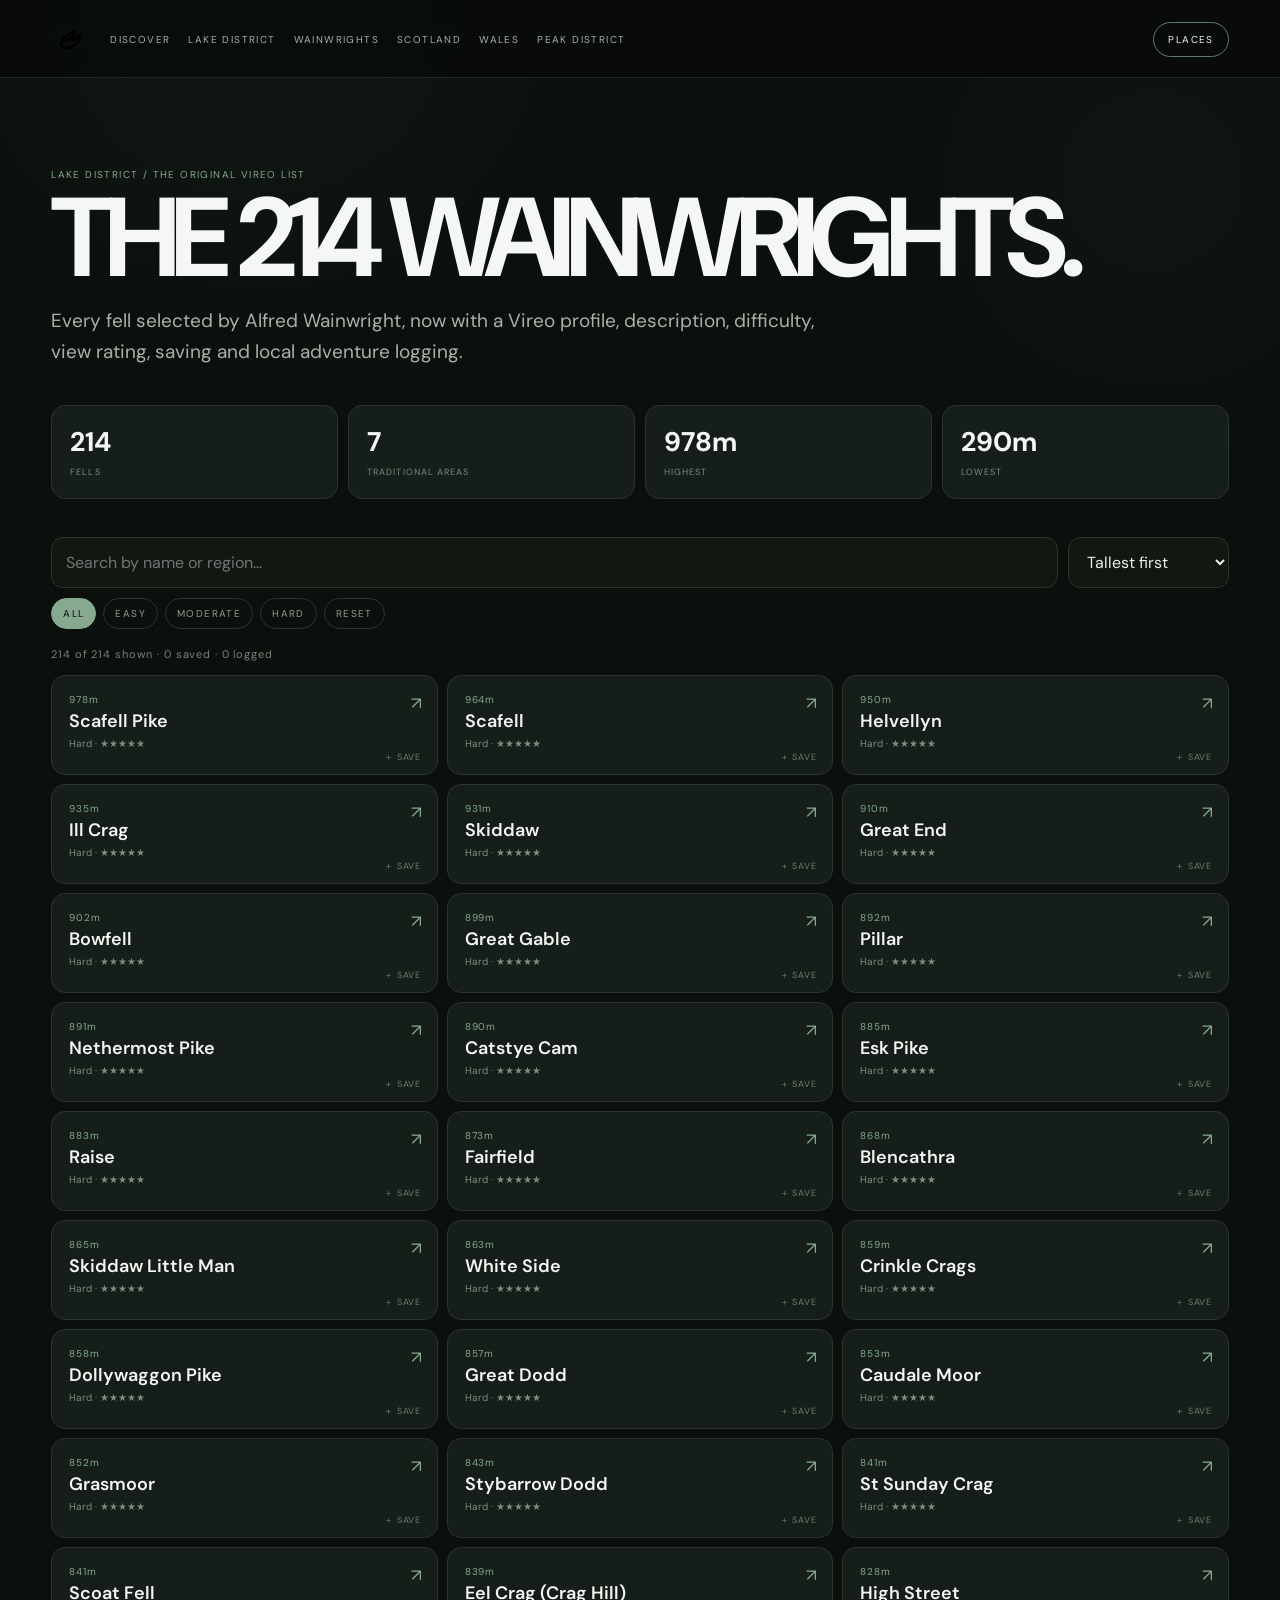
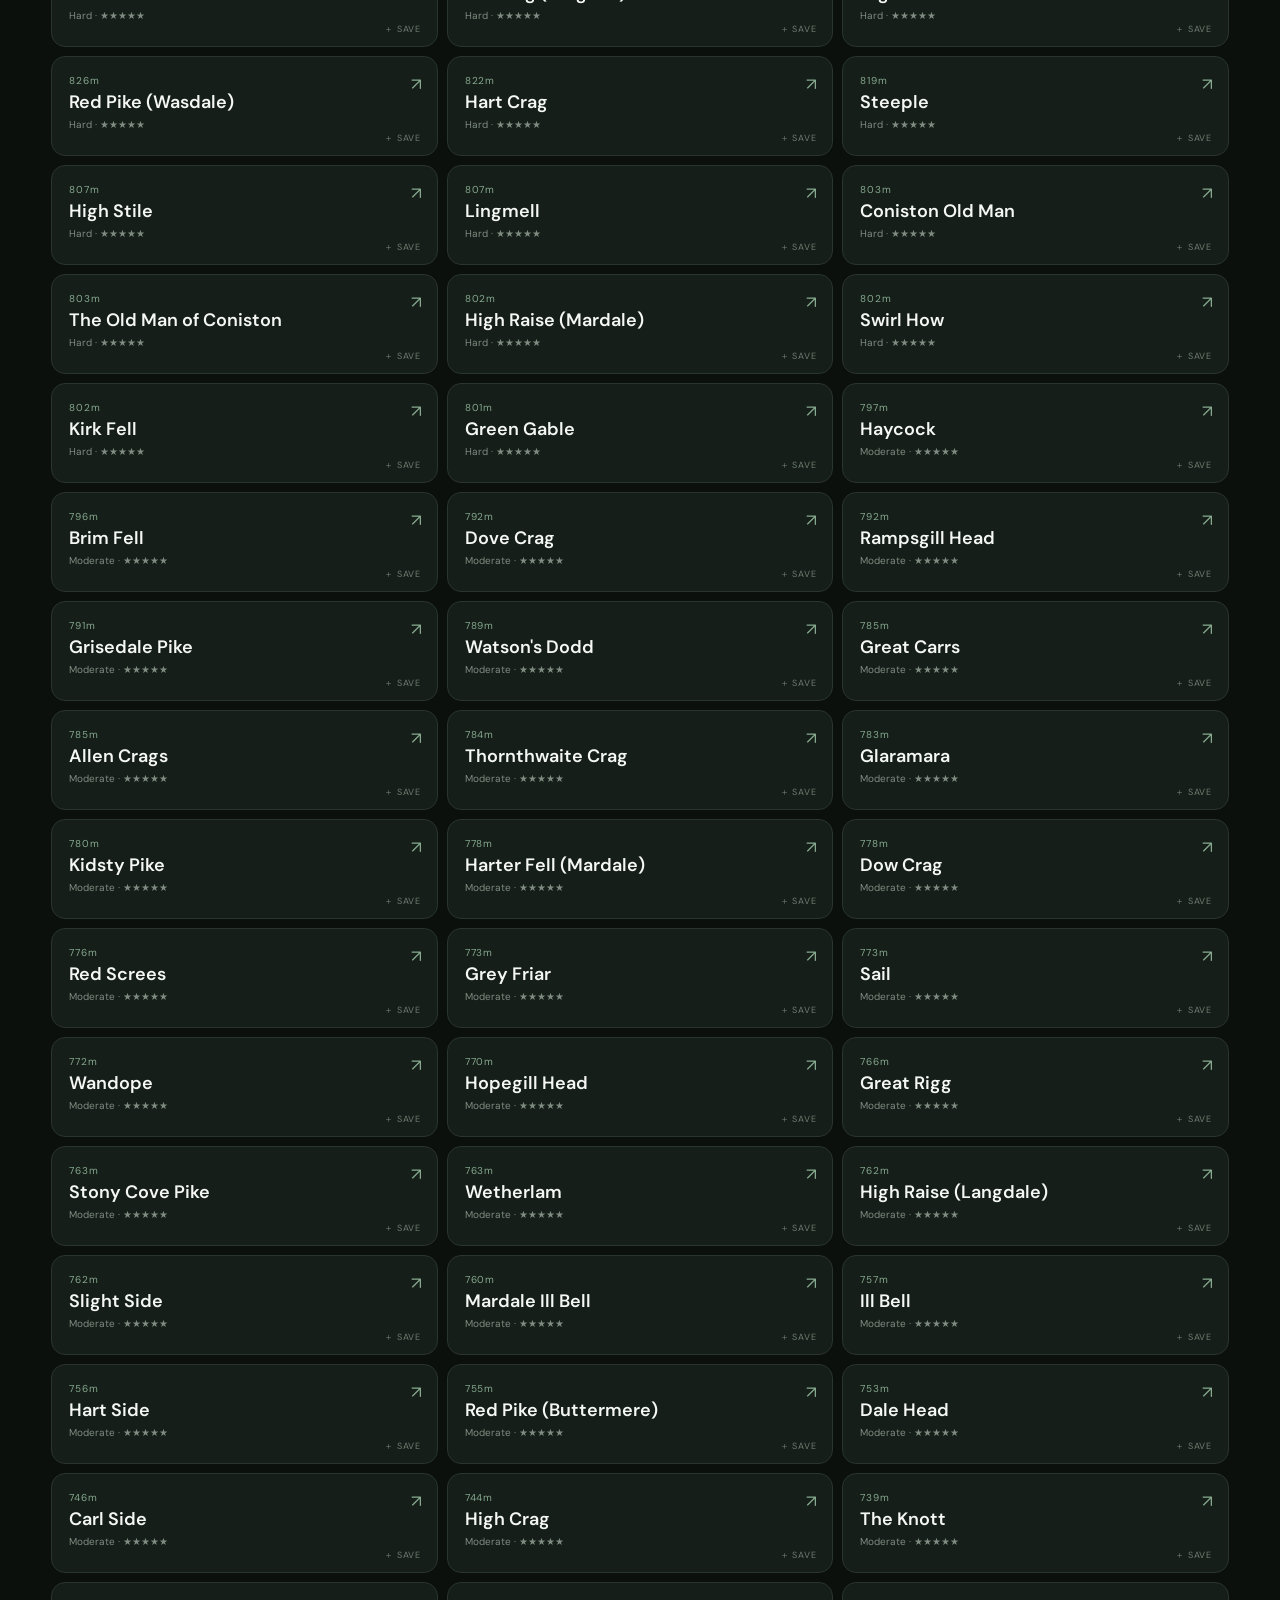
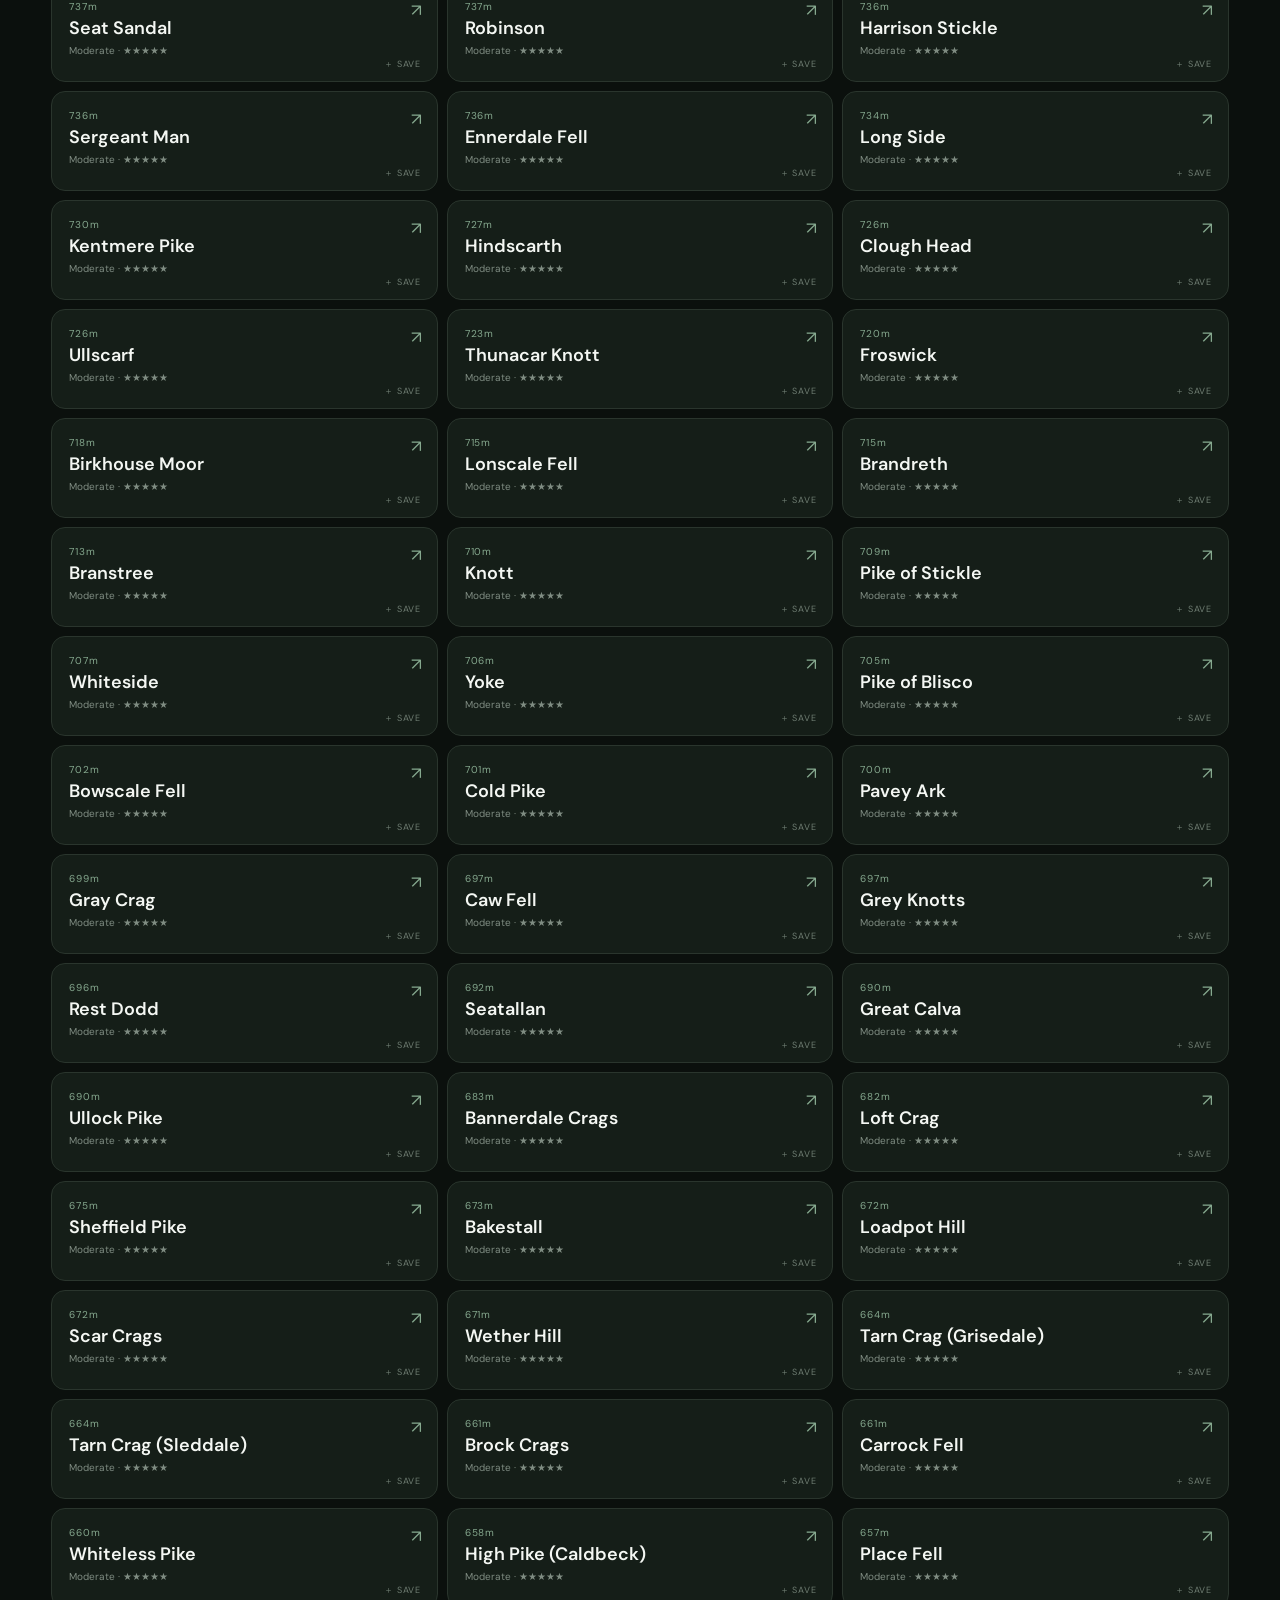
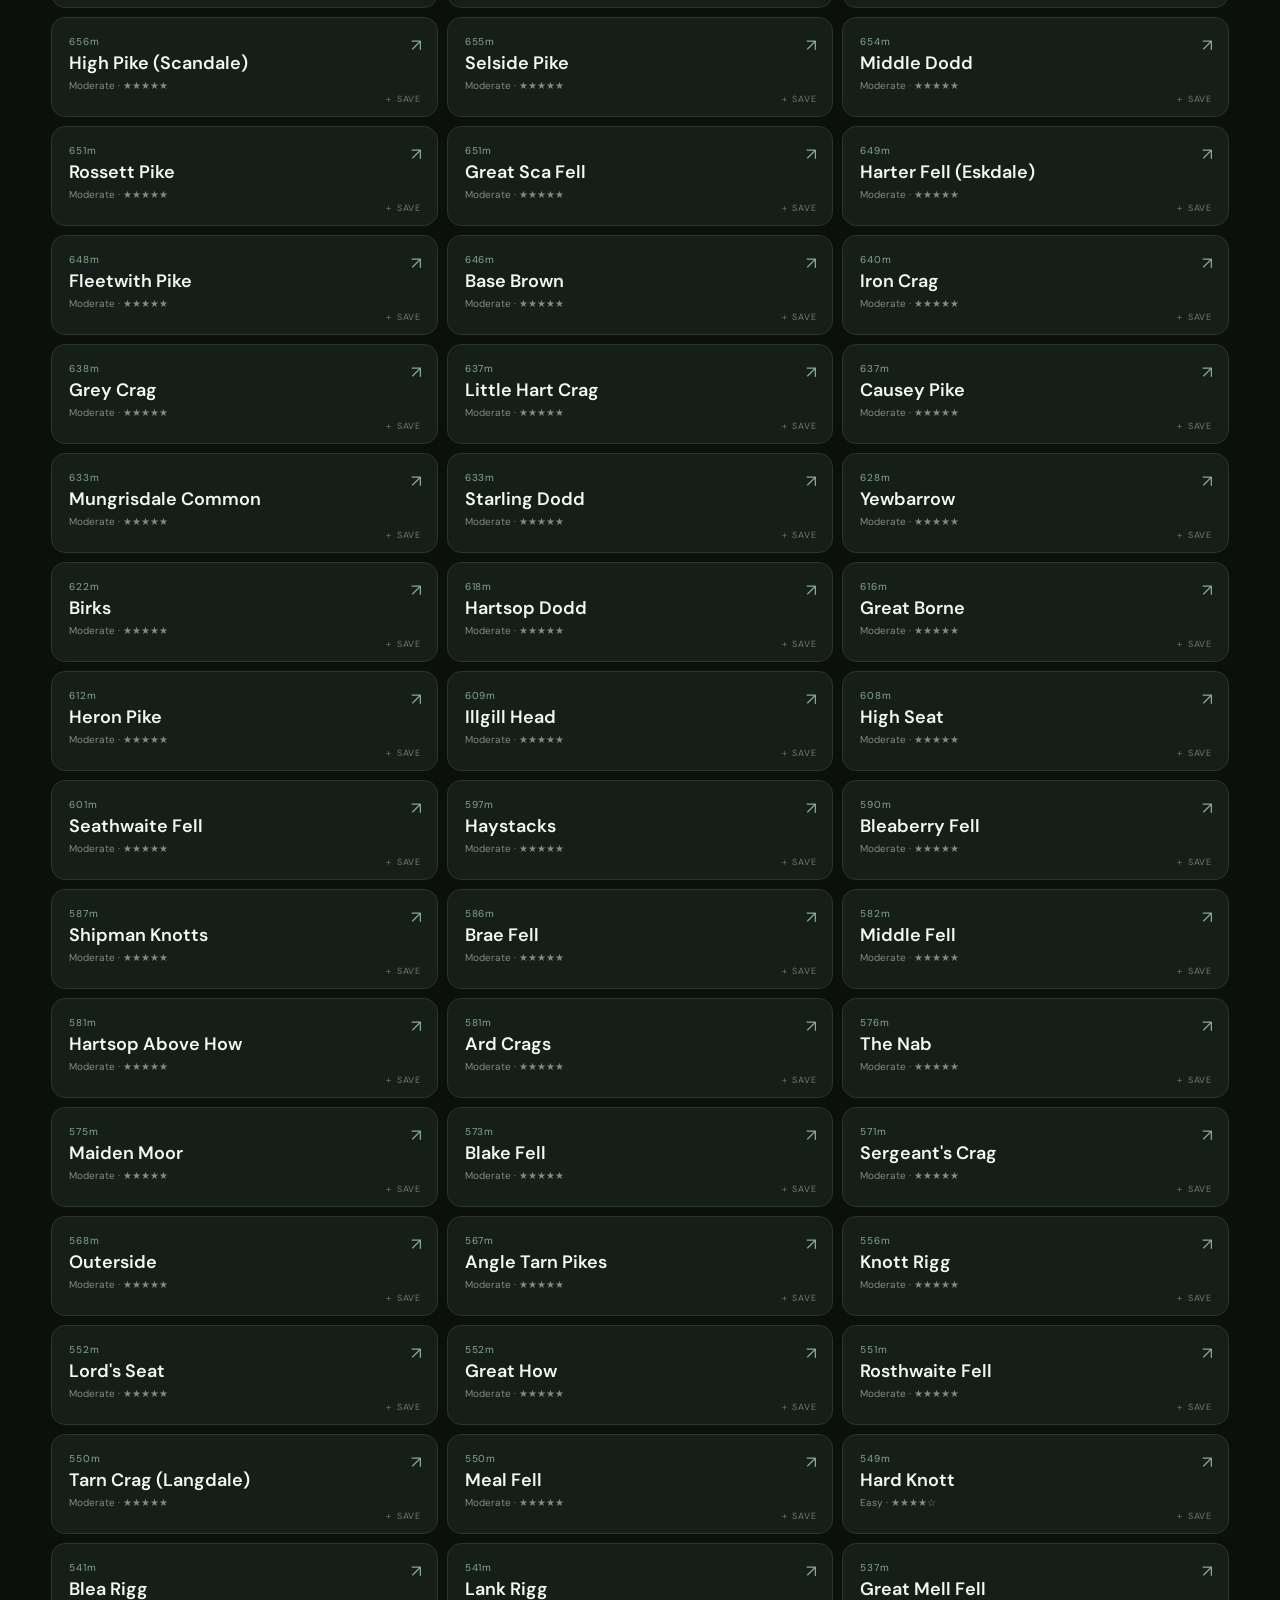
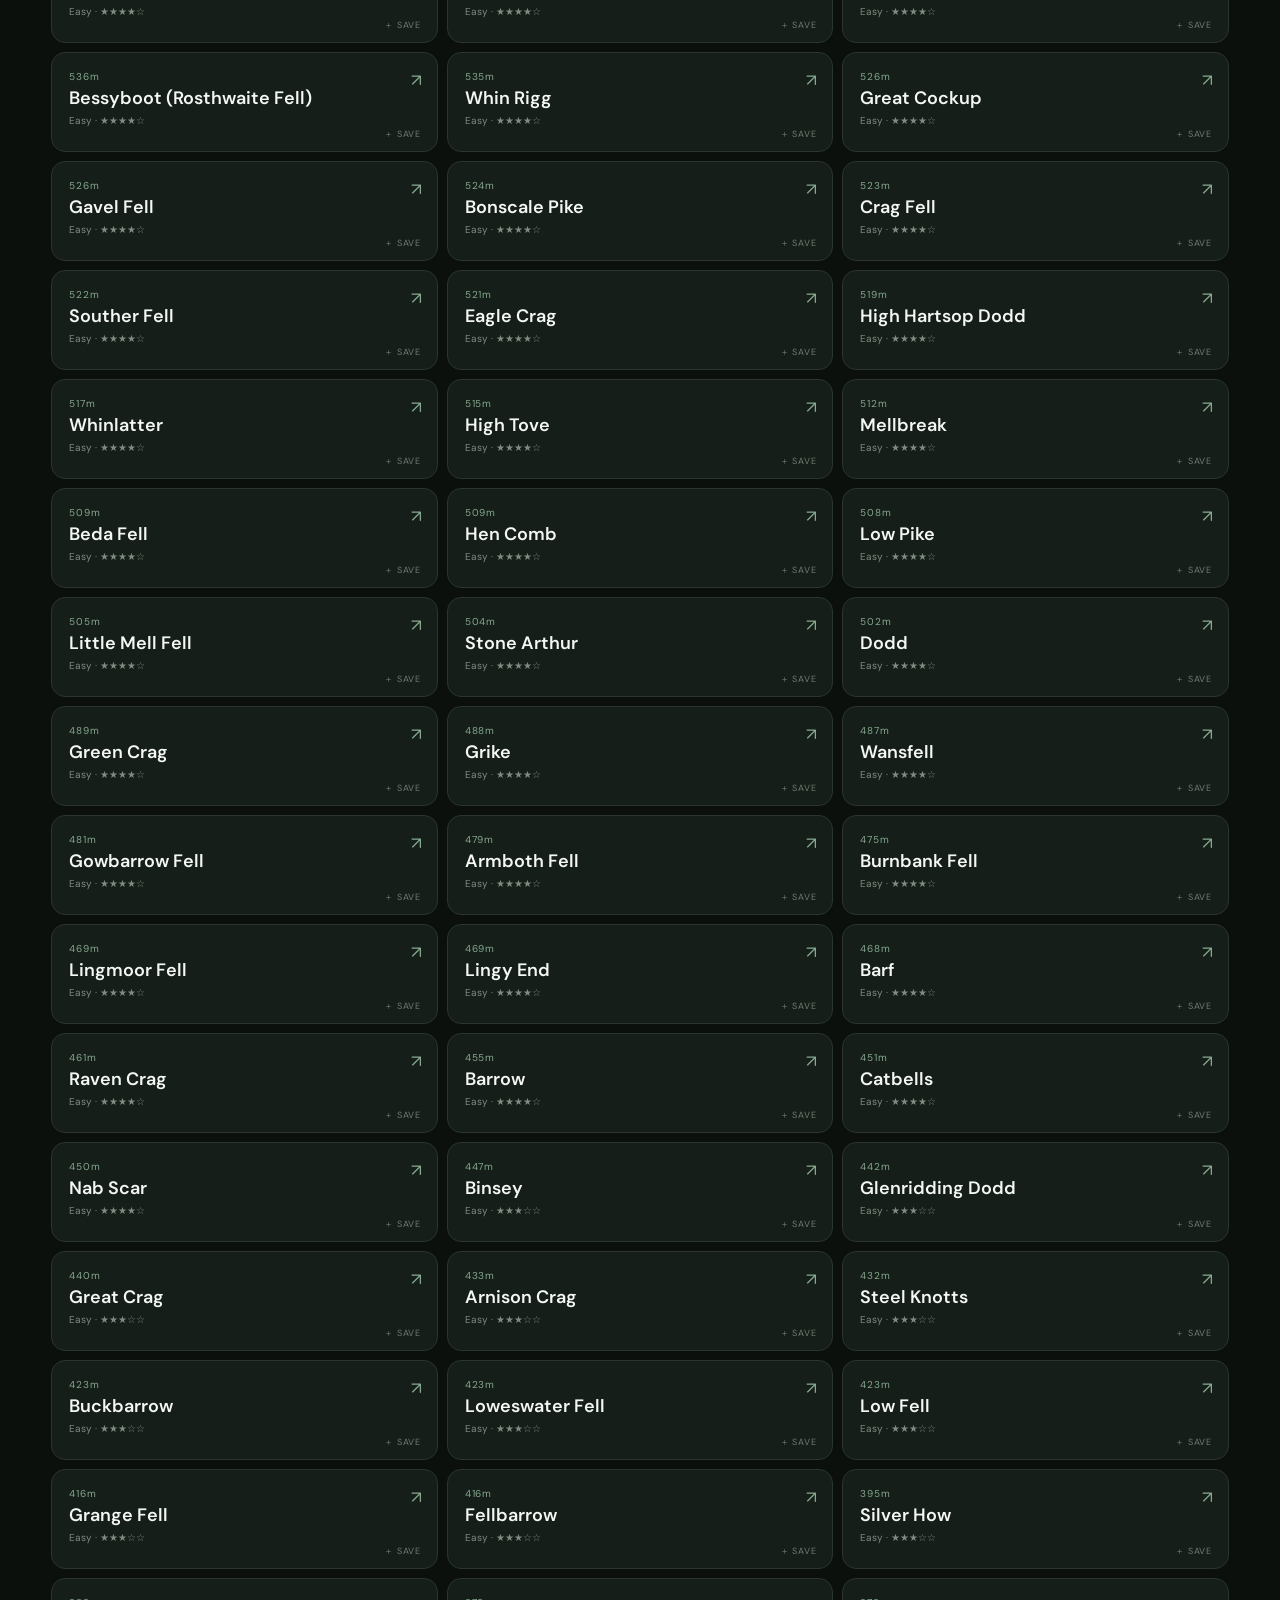
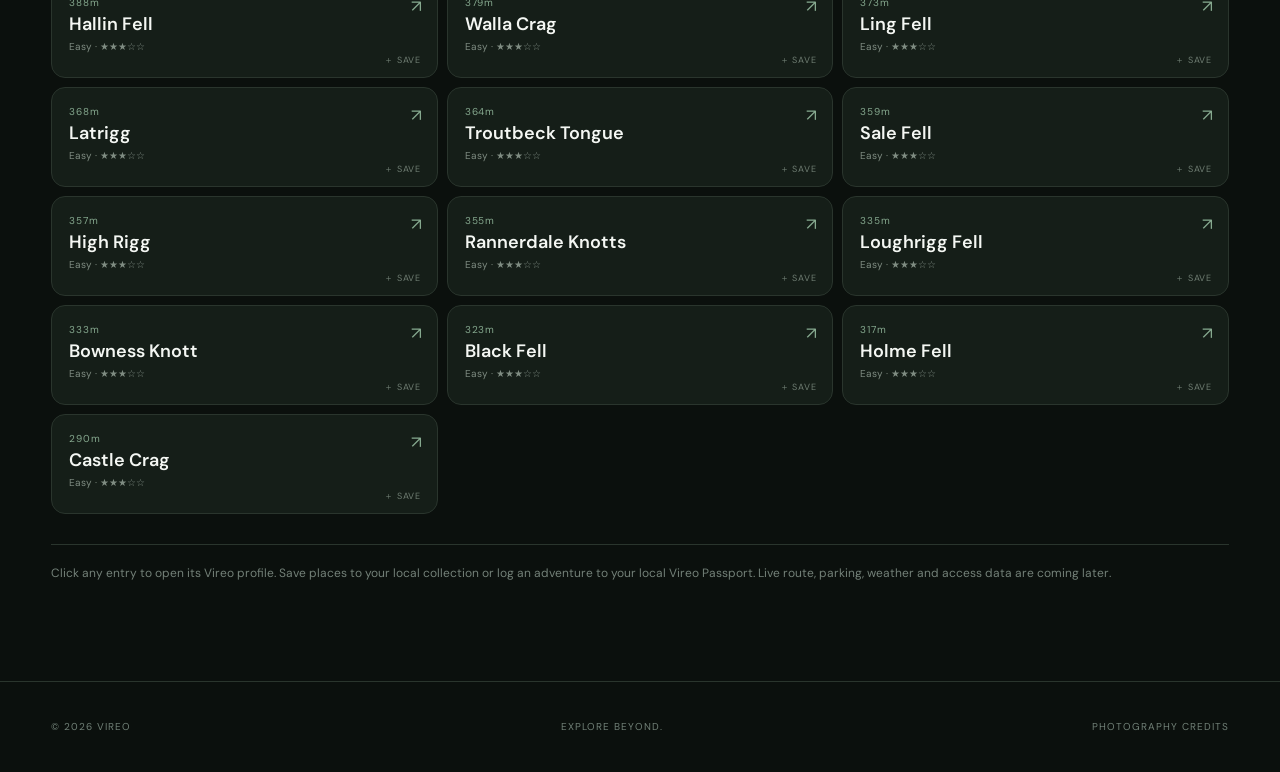
<file: wainwrights.html>
<!doctype html><html lang="en"><head><meta charset="utf-8"><meta name="viewport" content="width=device-width,initial-scale=1"><meta name="description" content="Vireo Wainwrights directory."><title>THE 214 WAINWRIGHTS. — Vireo</title><link rel="stylesheet" href="styles.css"></head><body><header><div class="wrap nav"><a href="index.html" class="brand"><img class="logo-img" src="vireo-logo.svg" alt="Vireo"></a><nav class="navlinks"><a href="index.html">DISCOVER</a><a href="lake-district.html">LAKE DISTRICT</a><a href="wainwrights.html">WAINWRIGHTS</a><a href="munros.html">SCOTLAND</a><a href="welsh-3000s.html">WALES</a><a href="peak-district.html">PEAK DISTRICT</a></nav><a class="nav-cta" href="index.html#places">PLACES</a></div></header><main class="wrap"><section class="directory-hero"><div class="kicker">LAKE DISTRICT / THE ORIGINAL VIREO LIST</div><h1>THE 214 WAINWRIGHTS.</h1><p class="lead">Every fell selected by Alfred Wainwright, now with a Vireo profile, description, difficulty, view rating, saving and local adventure logging.</p><div class="region-strip"><div class="region-card"><b>214</b><span>FELLS</span></div><div class="region-card"><b>7</b><span>TRADITIONAL AREAS</span></div><div class="region-card"><b>978m</b><span>HIGHEST</span></div><div class="region-card"><b>290m</b><span>LOWEST</span></div></div><div class="directory-tools"><input id="search" aria-label="Search directory" placeholder="Search by name or region…"><select id="sort" aria-label="Sort directory"><option value="height">Tallest first</option><option value="views">Best views first</option><option value="alpha">A–Z</option><option value="low">Lowest first</option></select></div><div class="count" id="count"></div><div class="peak-grid" id="grid"></div><div class="home-note">Click any entry to open its Vireo profile. Save places to your local collection or log an adventure to your local Vireo Passport. Live route, parking, weather and access data are coming later.</div></section></main><div class="drawer" id="drawer"><div class="drawer-panel"></div></div><footer><div class="wrap foot"><span>© 2026 VIREO</span><span>EXPLORE BEYOND.</span><a href="photo-credits.html">PHOTOGRAPHY CREDITS</a></div></footer><script src="data.js"></script><script src="script.js"></script><script>renderDirectory(D.wainwrights,{grid:'#grid',search:'#search',sort:'#sort',count:'#count',label:'LAKE DISTRICT / THE ORIGINAL VIREO LIST'});</script></body></html>
</file>
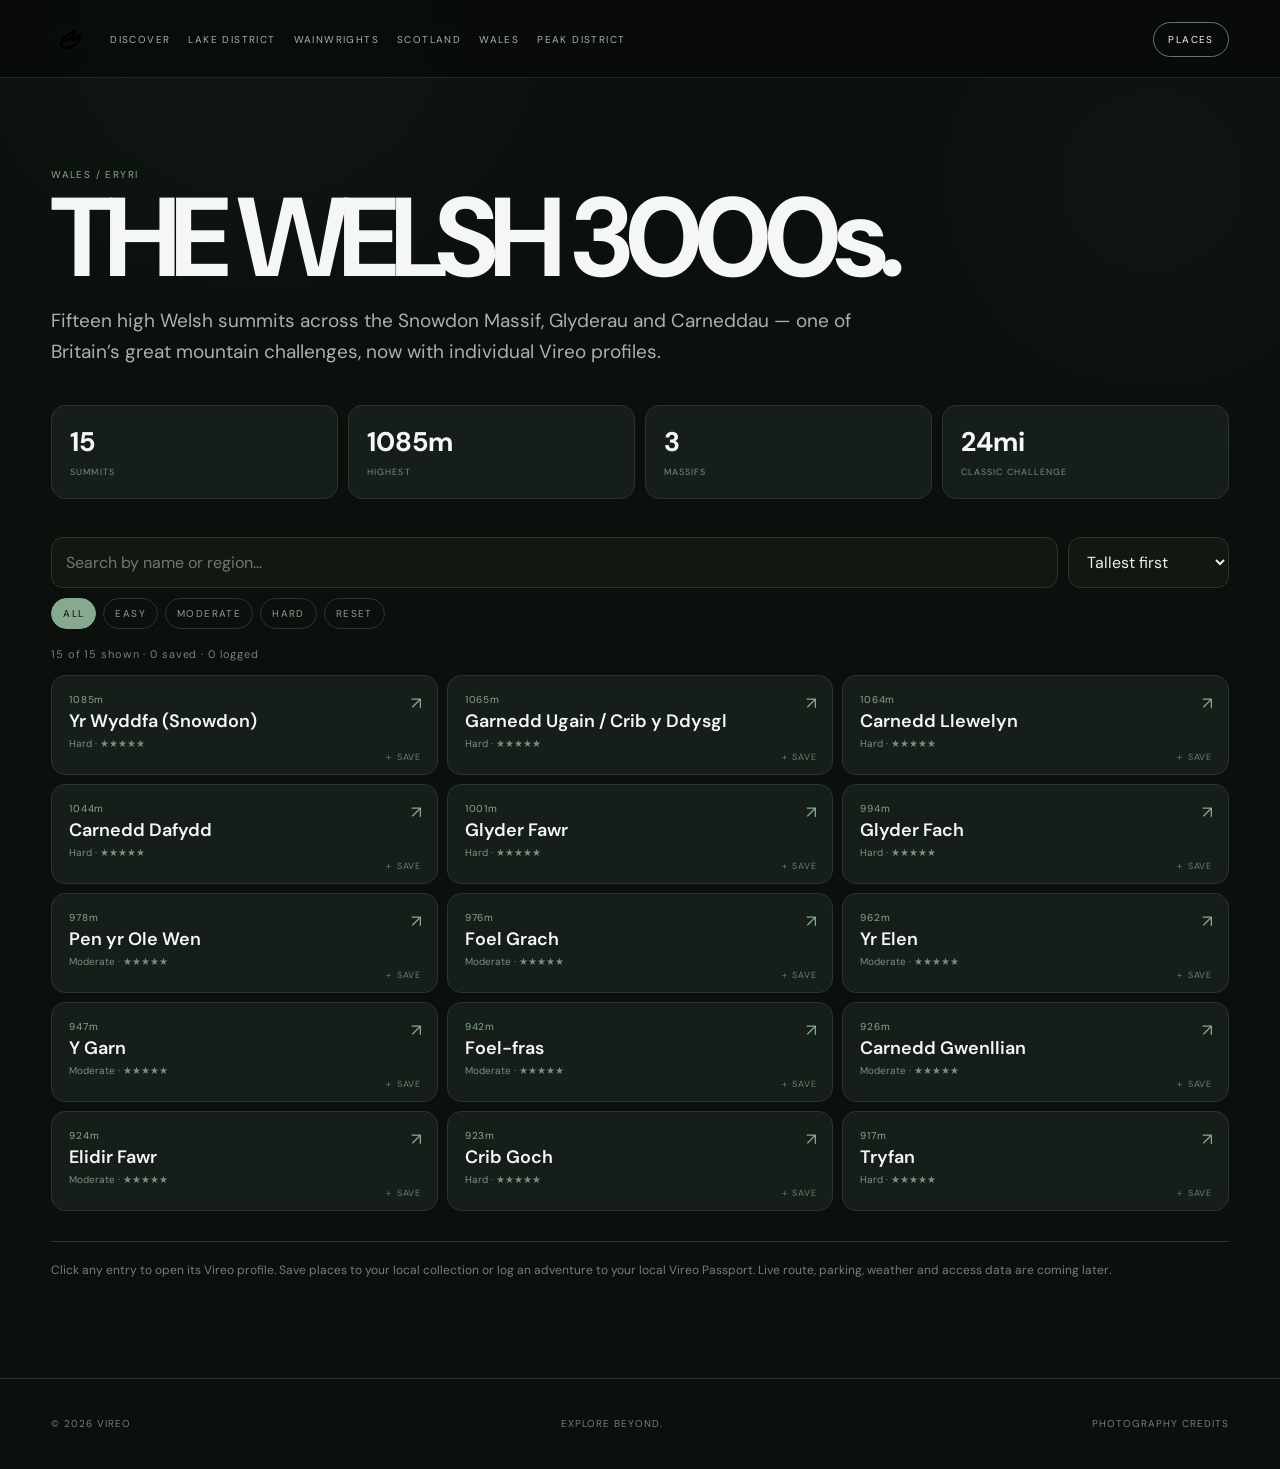
<file: welsh-3000s.html>
<!doctype html><html lang="en"><head><meta charset="utf-8"><meta name="viewport" content="width=device-width,initial-scale=1"><meta name="description" content="Vireo Welsh 3000s directory."><title>THE WELSH 3000s. — Vireo</title><link rel="stylesheet" href="styles.css"></head><body><header><div class="wrap nav"><a href="index.html" class="brand"><img class="logo-img" src="vireo-logo.svg" alt="Vireo"></a><nav class="navlinks"><a href="index.html">DISCOVER</a><a href="lake-district.html">LAKE DISTRICT</a><a href="wainwrights.html">WAINWRIGHTS</a><a href="munros.html">SCOTLAND</a><a href="welsh-3000s.html">WALES</a><a href="peak-district.html">PEAK DISTRICT</a></nav><a class="nav-cta" href="index.html#places">PLACES</a></div></header><main class="wrap"><section class="directory-hero"><div class="kicker">WALES / ERYRI</div><h1>THE WELSH 3000s.</h1><p class="lead">Fifteen high Welsh summits across the Snowdon Massif, Glyderau and Carneddau — one of Britain’s great mountain challenges, now with individual Vireo profiles.</p><div class="region-strip"><div class="region-card"><b>15</b><span>SUMMITS</span></div><div class="region-card"><b>1085m</b><span>HIGHEST</span></div><div class="region-card"><b>3</b><span>MASSIFS</span></div><div class="region-card"><b>24mi</b><span>CLASSIC CHALLENGE</span></div></div><div class="directory-tools"><input id="search" aria-label="Search directory" placeholder="Search by name or region…"><select id="sort" aria-label="Sort directory"><option value="height">Tallest first</option><option value="views">Best views first</option><option value="alpha">A–Z</option><option value="low">Lowest first</option></select></div><div class="count" id="count"></div><div class="peak-grid" id="grid"></div><div class="home-note">Click any entry to open its Vireo profile. Save places to your local collection or log an adventure to your local Vireo Passport. Live route, parking, weather and access data are coming later.</div></section></main><div class="drawer" id="drawer"><div class="drawer-panel"></div></div><footer><div class="wrap foot"><span>© 2026 VIREO</span><span>EXPLORE BEYOND.</span><a href="photo-credits.html">PHOTOGRAPHY CREDITS</a></div></footer><script src="data.js"></script><script src="script.js"></script><script>renderDirectory(D.welsh,{grid:'#grid',search:'#search',sort:'#sort',count:'#count',label:'WALES / ERYRI'});</script></body></html>
</file>
<file: styles.css>
@import url("https://fonts.googleapis.com/css2?family=DM+Sans:wght@400;500;600;700&display=swap");
:root{--bg:#0b100d;--bg2:#101711;--panel:#151e18;--panel2:#1b261e;--green:#86a98f;--green2:#5e8068;--white:#f4f7f3;--muted:#a8b2aa;--line:#2a352d;--danger:#b88473}*{box-sizing:border-box}html{scroll-behavior:smooth}body{margin:0;background:var(--bg);color:var(--white);font-family:"DM Sans",Arial,sans-serif}body:before{content:"";position:fixed;inset:0;pointer-events:none;background:radial-gradient(circle at 20% 0%,rgba(134,169,143,.06),transparent 28%),radial-gradient(circle at 90% 20%,rgba(134,169,143,.04),transparent 24%);z-index:-1}a{text-decoration:none;color:inherit}button,input,select{font:inherit}.wrap{width:min(1240px,92vw);margin:auto}header{height:78px;background:rgba(8,12,10,.9);border-bottom:1px solid rgba(134,169,143,.18);position:sticky;top:0;z-index:30;backdrop-filter:blur(14px)}.nav{height:78px;display:flex;align-items:center;gap:25px}.brand{display:flex;align-items:center}.logo-img{width:34px;height:34px;display:block}.navlinks{display:flex;gap:18px;flex:1;overflow:auto;scrollbar-width:none}.navlinks::-webkit-scrollbar{display:none}.navlinks a,.nav-cta,.kicker,.pill,.eyebrow,.view,.filter,.coming-label,.action-btn,.text-btn{font-size:10px;letter-spacing:.14em;text-transform:uppercase}.navlinks a{color:#a9b2aa;white-space:nowrap;transition:.2s}.navlinks a:hover,.navlinks .active{color:#fff}.nav-cta{border:1px solid #627a68;border-radius:999px;padding:10px 14px;color:#eef4ef;white-space:nowrap}.hero{min-height:760px;position:relative;display:flex;align-items:flex-end;background:url("https://upload.wikimedia.org/wikipedia/commons/0/04/Scottish_Highlands_Mountains.jpg") center/cover no-repeat;overflow:hidden}.hero:after{content:"";position:absolute;inset:0;background:linear-gradient(180deg,rgba(5,8,6,.22),rgba(5,8,6,.18) 28%,rgba(5,8,6,.94) 100%)}.hero-inner{position:relative;z-index:1;padding-bottom:88px}.eyebrow{color:#c1d2c5;margin-bottom:18px}.hero h1{font-size:clamp(64px,10vw,138px);line-height:.82;letter-spacing:-.075em;margin:0 0 28px;font-weight:700}.hero h1 em{font-style:normal;color:var(--green)}.hero p{max-width:700px;font-size:20px;line-height:1.55;color:#d9dfda;margin:0 0 30px}.hero-actions{display:flex;gap:12px;flex-wrap:wrap}.btn{display:inline-flex;align-items:center;justify-content:center;padding:13px 18px;border-radius:999px;font-size:11px;letter-spacing:.12em;text-transform:uppercase;font-weight:600}.btn-primary{background:var(--green);color:#0b100d}.btn-ghost{border:1px solid rgba(255,255,255,.45);color:#fff;background:rgba(8,12,10,.18)}.photo-credit{margin-top:18px;color:#b3bdb5;font-size:11px}.hero-bottom{position:absolute;z-index:2;bottom:22px;left:0;right:0;width:min(1240px,92vw);margin:auto;display:flex;justify-content:space-between;color:#aeb8b0;font-size:9px;letter-spacing:.14em;text-transform:uppercase}.section{padding:100px 0;background:var(--bg)}.section-dark{background:#0e1511}.section-head{display:flex;justify-content:space-between;gap:30px;align-items:end;margin-bottom:38px}.kicker{color:var(--green);margin:0 0 10px}.section h2{font-size:clamp(36px,5vw,62px);letter-spacing:-.055em;line-height:.98;margin:0;max-width:820px}.muted{color:var(--muted);font-size:17px;line-height:1.6;max-width:760px}.explore-grid{display:grid;grid-template-columns:repeat(4,1fr);gap:14px}.explore-card{background:var(--panel);border:1px solid var(--line);border-radius:16px;overflow:hidden;transition:transform .25s,border-color .25s}.explore-card:hover{transform:translateY(-5px);border-color:#52675a}.explore-card .img{height:260px;background-size:cover;background-position:center}.explore-copy{padding:20px}.pill{display:inline-block;color:#a9c2ae}.explore-copy h3{font-size:24px;letter-spacing:-.035em;margin:9px 0 7px}.explore-copy small{color:var(--muted);line-height:1.5}.destination-grid{display:grid;grid-template-columns:repeat(3,1fr);gap:16px}.destination-card{background:var(--panel);border:1px solid var(--line);border-radius:16px;overflow:hidden;display:flex;flex-direction:column}.destination-image{height:245px;position:relative;background:linear-gradient(135deg,#1b2b21,#0e1511)}.destination-image .media-frame,.destination-drawer-image .media-frame{height:100%}.destination-image img,.destination-drawer-image img{width:100%;height:100%;object-fit:cover;display:block}.destination-image span{position:absolute;left:12px;top:12px;background:rgba(6,10,8,.72);padding:7px 9px;border-radius:999px;font-size:9px;letter-spacing:.12em}.destination-copy{padding:19px;display:flex;flex-direction:column;flex:1}.destination-copy h3{font-size:27px;margin:8px 0 3px}.destination-copy small{color:#98a49b}.destination-copy p{color:#b5bdb7;line-height:1.55;margin-bottom:14px}.destination-more{display:flex;flex-wrap:wrap;gap:7px;margin:0 0 14px}.destination-more span{font-size:9px;letter-spacing:.1em;color:#7f9183;border:1px solid var(--line);border-radius:999px;padding:6px 8px}.coming-label{display:inline-block;border:1px solid #3a4a3f;color:#a5bca9;border-radius:999px;padding:7px 10px;align-self:flex-start}.standalone{margin-top:22px}.text-btn{border:0;background:none;color:var(--green);padding:12px 0 0;cursor:pointer;font-weight:600;text-align:left}.choice-grid{display:grid;grid-template-columns:repeat(6,1fr);gap:10px}.choice{border:1px solid var(--line);background:var(--panel);color:#e8eee9;border-radius:14px;padding:20px 12px;cursor:pointer;display:flex;flex-direction:column;gap:10px;min-height:104px;text-align:left}.choice:hover,.choice.active{border-color:var(--green2);background:#18231b}.choice span{font-size:12px}.mini-grid{display:grid;grid-template-columns:repeat(3,1fr);gap:12px;margin-top:20px}.mini-card{background:var(--panel);border:1px solid var(--line);padding:18px;border-radius:14px;display:flex;flex-direction:column;gap:8px}.mini-card b{font-size:19px}.mini-card span{color:var(--green);font-size:10px;letter-spacing:.12em}.mini-card small{color:var(--muted);line-height:1.5}.city-grid{display:flex;gap:8px;flex-wrap:wrap}.city{border:1px solid var(--line);background:transparent;color:#b7c0b9;border-radius:999px;padding:10px 14px;cursor:pointer}.city.active,.city:hover{background:var(--green);color:#0b100d;border-color:var(--green)}.near-grid{display:grid;grid-template-columns:repeat(5,1fr);gap:10px;margin-top:20px}.near-card{border:1px solid var(--line);background:var(--panel);border-radius:14px;padding:17px;min-height:150px;display:flex;flex-direction:column;gap:8px}.near-card>span{color:var(--green);font-size:10px}.near-card b{font-size:18px}.near-card small{color:var(--muted);line-height:1.5}.weekend-grid{display:grid;grid-template-columns:repeat(4,1fr);gap:14px}.weekend{border:1px solid var(--line);background:var(--panel);padding:23px;border-radius:16px;min-height:280px}.weekend h3{font-size:24px;line-height:1.05;margin:12px 0}.plan{color:#d8e2da;line-height:1.6;padding:13px 0;border-top:1px solid var(--line);border-bottom:1px solid var(--line)}.weekend p{color:var(--muted);line-height:1.55}.weekend-extra{display:flex;flex-direction:column;gap:6px;color:#7f9183;font-size:11px;margin-bottom:16px}.weekend-extra b{font-size:9px;letter-spacing:.12em;color:var(--green)}.coming{background:#0c120f}.coming-grid{display:grid;grid-template-columns:repeat(2,1fr);gap:14px}.coming-grid.compact{grid-template-columns:repeat(4,1fr);margin-top:20px}.coming-card{display:flex;gap:18px;align-items:flex-start;border:1px solid var(--line);background:var(--panel);padding:24px;border-radius:16px}.coming-card h3{font-size:25px;margin:7px 0}.coming-card p{color:var(--muted);line-height:1.6}.coming-card b{font-size:11px;letter-spacing:.1em}.coming-card span{color:var(--muted);display:block;margin-top:8px}.coming-icon{font-size:28px;color:var(--green)}.home-note{border-top:1px solid var(--line);margin-top:30px;padding-top:20px;color:#738078;font-size:12px}.directory-hero{padding:90px 0 100px}.directory-hero h1{font-size:clamp(54px,9vw,112px);line-height:.85;letter-spacing:-.075em;margin:0 0 20px}.lead{font-size:19px;line-height:1.6;color:var(--muted);max-width:800px}.region-strip{display:grid;grid-template-columns:repeat(4,1fr);gap:10px;margin:38px 0}.region-card{border:1px solid var(--line);background:var(--panel);border-radius:14px;padding:18px}.region-card b{display:block;font-size:27px}.region-card span{color:#7f8b82;font-size:9px;letter-spacing:.12em}.directory-tools{display:flex;gap:10px;margin:20px 0 10px}.directory-tools input,.directory-tools select{background:#111812;border:1px solid var(--line);color:#e8eee9;border-radius:12px;padding:13px 14px;outline:none}.directory-tools input{flex:1}.filter-row{display:flex;gap:7px;flex-wrap:wrap;margin-bottom:18px}.filter{background:transparent;color:#8f9c92;border:1px solid var(--line);padding:8px 11px;border-radius:999px;cursor:pointer}.filter.active,.filter:hover{background:var(--green);color:#0b100d;border-color:var(--green)}.count{color:#768178;font-size:11px;letter-spacing:.08em;margin-bottom:14px}.peak-grid{display:grid;grid-template-columns:repeat(3,1fr);gap:9px}.peak-card-wrap{position:relative;min-width:0}.peak-card{width:100%;min-height:100px;text-align:left;border:1px solid var(--line);background:var(--panel);color:var(--white);border-radius:14px;padding:17px 58px 17px 17px;cursor:pointer;display:flex;flex-direction:column;gap:6px;transition:.18s}.peak-card:hover{border-color:#617866;transform:translateY(-2px)}.rank{font-size:10px;color:var(--green);letter-spacing:.08em}.peak-name{font-size:18px;font-weight:600;line-height:1.05}.peak-height{font-size:10px;color:#7f8c82}.peak-arrow{position:absolute;right:16px;top:17px;color:var(--green);font-size:17px}.card-save{position:absolute;right:11px;bottom:10px;border:0;background:transparent;color:#6f7d72;font-size:9px;letter-spacing:.08em;cursor:pointer}.card-save.saved{color:var(--green)}.drawer{position:fixed;inset:0;background:rgba(0,0,0,.62);opacity:0;pointer-events:none;transition:.22s;z-index:60;display:flex;justify-content:flex-end}.drawer.open{opacity:1;pointer-events:auto}.drawer-panel{width:min(620px,94vw);height:100%;overflow:auto;background:#0f1712;border-left:1px solid var(--line);padding:34px}.close{border:1px solid var(--line);background:transparent;color:#a9b3ab;border-radius:999px;padding:9px 12px;font-size:10px;letter-spacing:.12em;cursor:pointer;float:right}.drawer-top{display:flex;justify-content:space-between;gap:20px;margin-top:48px}.drawer-panel h2{font-size:clamp(42px,7vw,72px);line-height:.9;letter-spacing:-.065em;margin:0 0 8px}.drawer-sub{color:#7e8a81}.drawer-height{font-size:44px;font-weight:700;color:var(--green);text-align:right}.drawer-height small{display:block;color:#77847a;font-size:9px;letter-spacing:.12em}.meta{display:flex;gap:9px;flex-wrap:wrap;align-items:center;margin:20px 0}.meta span{border:1px solid var(--line);border-radius:999px;padding:7px 10px;font-size:10px;color:#9daaa0}.meta .stars{color:#d2e3d5;border:0;padding-left:0}.difficulty.hard{color:#d0a18f}.difficulty.moderate{color:#d2bd83}.difficulty.easy{color:#9dc2a7}.drawer-actions{display:flex;gap:8px;flex-wrap:wrap;border-top:1px solid var(--line);border-bottom:1px solid var(--line);padding:14px 0}.action-btn{border:1px solid var(--line);background:#141d17;color:#aab6ad;border-radius:999px;padding:9px 11px;cursor:pointer}.action-btn.saved{background:var(--green);color:#0b100d;border-color:var(--green)}.profile-tabs{display:flex;gap:18px;border-bottom:1px solid var(--line);margin-top:20px}.profile-tabs button{border:0;background:none;color:#718077;padding:14px 0;cursor:pointer;font-size:10px;letter-spacing:.12em}.profile-tabs button.active{color:#fff;border-bottom:2px solid var(--green)}.profile-lead{font-size:18px;line-height:1.7;color:#d5ddd6;margin:22px 0}.info-grid{display:grid;grid-template-columns:repeat(2,1fr);gap:9px}.info-grid>div{border:1px solid var(--line);background:#131c16;padding:15px;border-radius:12px}.info-grid span{display:block;color:#708076;font-size:9px;letter-spacing:.12em;margin-bottom:6px}.info-grid b{font-size:14px}.info-block{border-top:1px solid var(--line);margin-top:24px;padding-top:22px}.info-block h3{font-size:28px;margin:5px 0 8px}.info-block p{color:#aeb9b0;line-height:1.7}.destination-drawer-image{height:260px;border-radius:14px;overflow:hidden;margin:20px 0}.media-frame{height:100%;position:relative;background:linear-gradient(135deg,#203126,#0c130f);overflow:hidden}.media-frame img{width:100%;height:100%;object-fit:cover}.media-fallback-mark{position:absolute;inset:0;display:flex;align-items:center;justify-content:center;color:#617565;font-size:12px;letter-spacing:.18em;pointer-events:none}.media-frame img:not([style*="display: none"])~.media-fallback-mark{opacity:0}.vireo-profile-banner{display:grid;grid-template-columns:1.2fr .8fr;gap:18px;margin-top:25px}.passport-panel{border:1px solid var(--line);background:var(--panel);padding:24px;border-radius:16px}.passport-panel h3{font-size:29px;margin:5px 0}.passport-stats{display:grid;grid-template-columns:repeat(4,1fr);gap:8px;margin-top:18px}.passport-stats>div{background:#111812;border:1px solid var(--line);padding:12px;border-radius:10px}.passport-stats b{display:block;font-size:22px;color:var(--green)}.passport-stats span{font-size:8px;letter-spacing:.1em;color:#758179}.footer-links{display:flex;gap:20px;flex-wrap:wrap}.foot{display:flex;justify-content:space-between;gap:20px;align-items:center;min-height:90px;color:#718077;font-size:10px;letter-spacing:.1em}footer{border-top:1px solid var(--line)}#vireo-toast{position:fixed;bottom:24px;left:50%;transform:translate(-50%,20px);opacity:0;pointer-events:none;background:#dce9de;color:#0b100d;border-radius:999px;padding:12px 17px;font-size:11px;letter-spacing:.06em;z-index:100;transition:.2s}#vireo-toast.show{opacity:1;transform:translate(-50%,0)}
@media(max-width:1000px){.navlinks{gap:12px}.explore-grid{grid-template-columns:repeat(2,1fr)}.choice-grid{grid-template-columns:repeat(3,1fr)}.destination-grid{grid-template-columns:repeat(2,1fr)}.near-grid{grid-template-columns:repeat(3,1fr)}.weekend-grid{grid-template-columns:repeat(2,1fr)}.peak-grid{grid-template-columns:repeat(2,1fr)}.vireo-profile-banner{grid-template-columns:1fr}.coming-grid.compact{grid-template-columns:repeat(2,1fr)}}
@media(max-width:650px){header,.nav{height:66px}.nav{gap:12px}.logo-img{width:30px;height:30px}.nav-cta{display:none}.hero{min-height:650px}.hero-inner{padding-bottom:70px}.hero p{font-size:17px}.hero-bottom{display:none}.section,.directory-hero{padding:65px 0}.explore-grid,.destination-grid,.choice-grid,.mini-grid,.weekend-grid,.peak-grid{grid-template-columns:1fr}.near-grid{grid-template-columns:1fr 1fr}.region-strip{grid-template-columns:1fr 1fr}.directory-tools{flex-direction:column}.drawer-panel{padding:24px}.drawer-top{margin-top:45px}.drawer-height{font-size:32px}.passport-stats{grid-template-columns:1fr 1fr}.coming-grid{grid-template-columns:1fr}.coming-grid.compact{grid-template-columns:1fr}.foot{flex-direction:column;justify-content:center;align-items:flex-start}}
.global-search{display:flex;max-width:720px;margin:0 0 18px;background:rgba(7,12,9,.72);border:1px solid rgba(255,255,255,.22);border-radius:999px;padding:5px;backdrop-filter:blur(8px)}.global-search input{flex:1;min-width:0;background:transparent;border:0;outline:0;color:#fff;padding:12px 15px}.global-search input::placeholder{color:#aeb8b0}.global-search button{border:0;background:var(--green);color:#0b100d;border-radius:999px;padding:11px 16px;font-size:10px;letter-spacing:.12em;font-weight:700;cursor:pointer}.global-results{margin:0 0 20px;max-width:900px}.global-results:empty{display:none}.global-results .mini-card{background:rgba(12,18,14,.92);backdrop-filter:blur(8px)}.media-frame img{position:relative;z-index:1}.media-frame.image-fallback img{display:none}.media-frame.image-fallback .media-fallback-mark{opacity:1}.explore-card .img{height:260px}.explore-card .img img{width:100%;height:100%;object-fit:cover}.profile-lead strong{color:#fff}.save-list{display:grid;grid-template-columns:repeat(2,1fr);gap:9px;margin-top:18px}.save-item{border:1px solid var(--line);background:var(--panel);border-radius:12px;padding:14px;display:flex;justify-content:space-between;gap:10px;align-items:center}.save-item b{font-size:14px}.save-item button{border:0;background:none;color:var(--green);font-size:10px;cursor:pointer}.passport-hero{padding:90px 0 60px}.passport-hero h1,.places-hero h1{font-size:clamp(54px,9vw,112px);line-height:.85;letter-spacing:-.075em;margin:0 0 20px}.places-grid{display:grid;grid-template-columns:repeat(3,1fr);gap:16px}@media(max-width:800px){.places-grid{grid-template-columns:1fr 1fr}}@media(max-width:650px){.global-search{border-radius:14px;flex-direction:column}.global-search button{width:100%}.save-list,.places-grid{grid-template-columns:1fr}}
</file>
